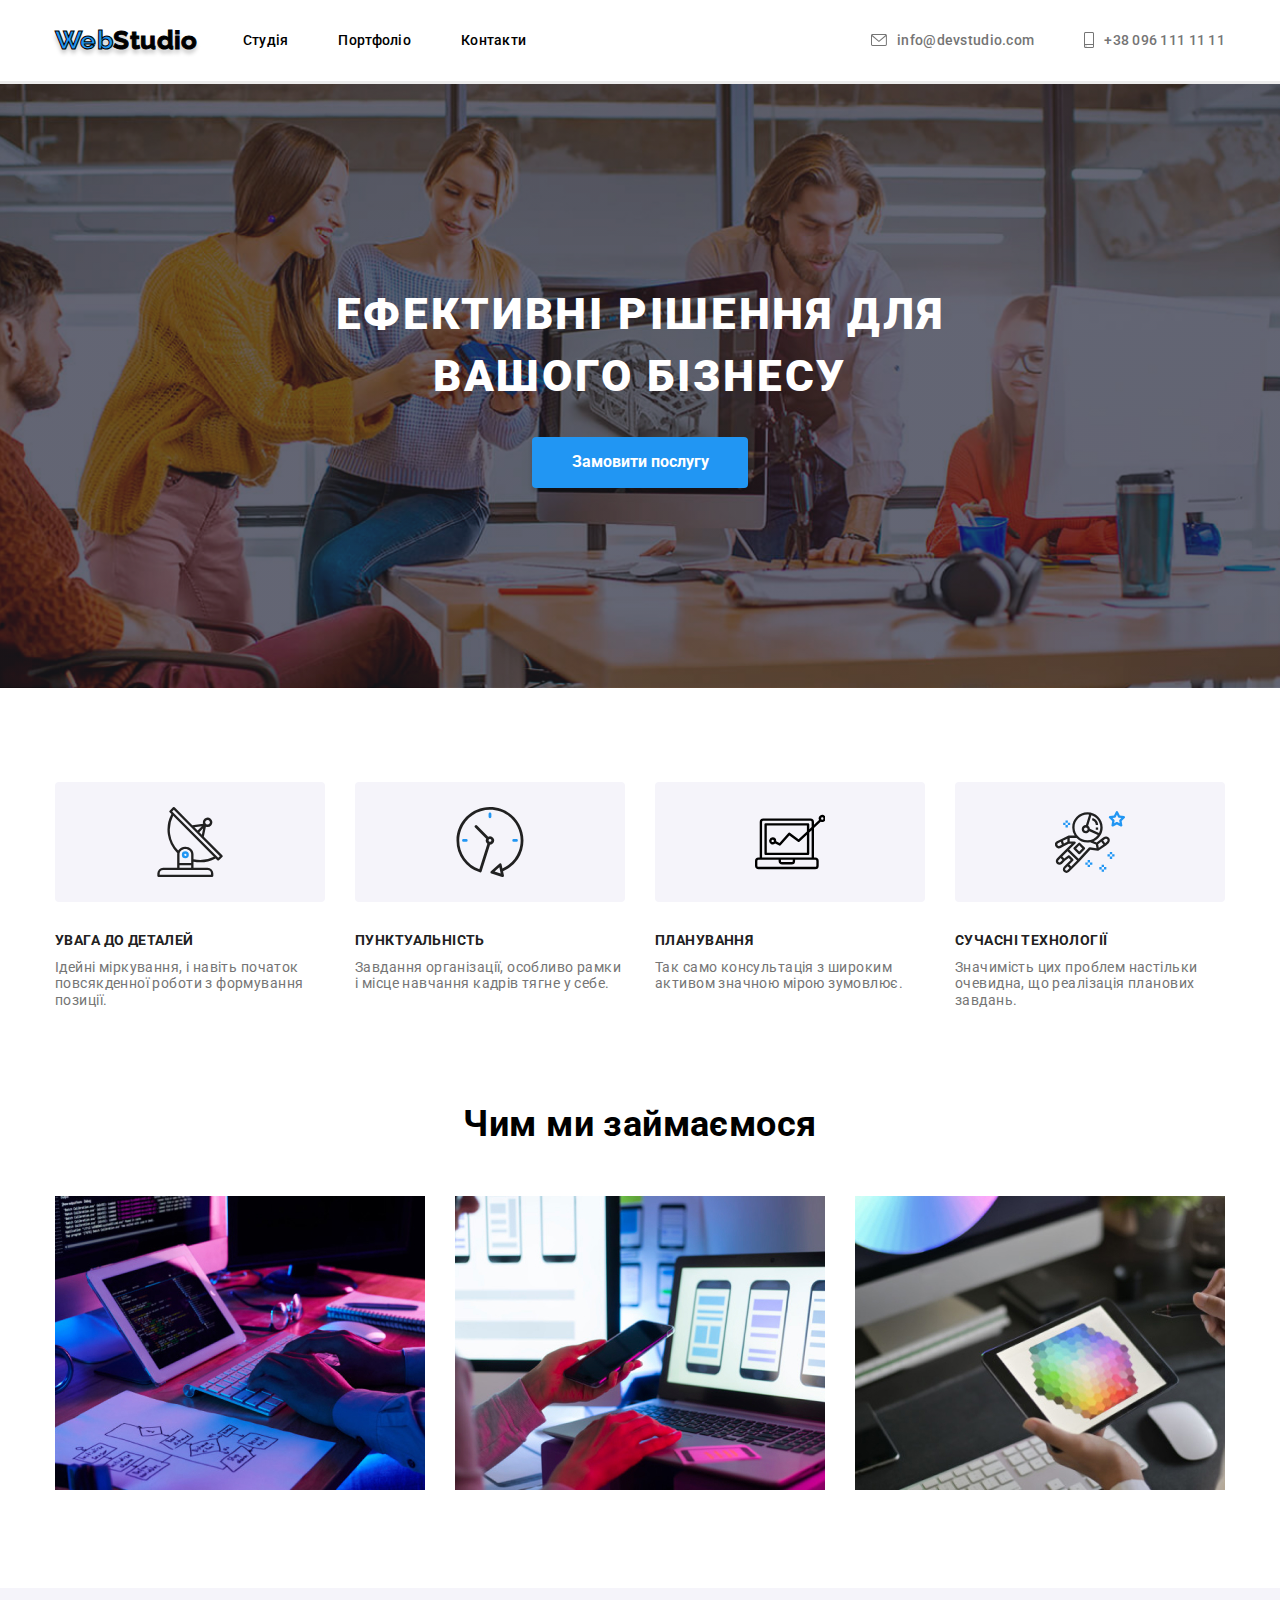
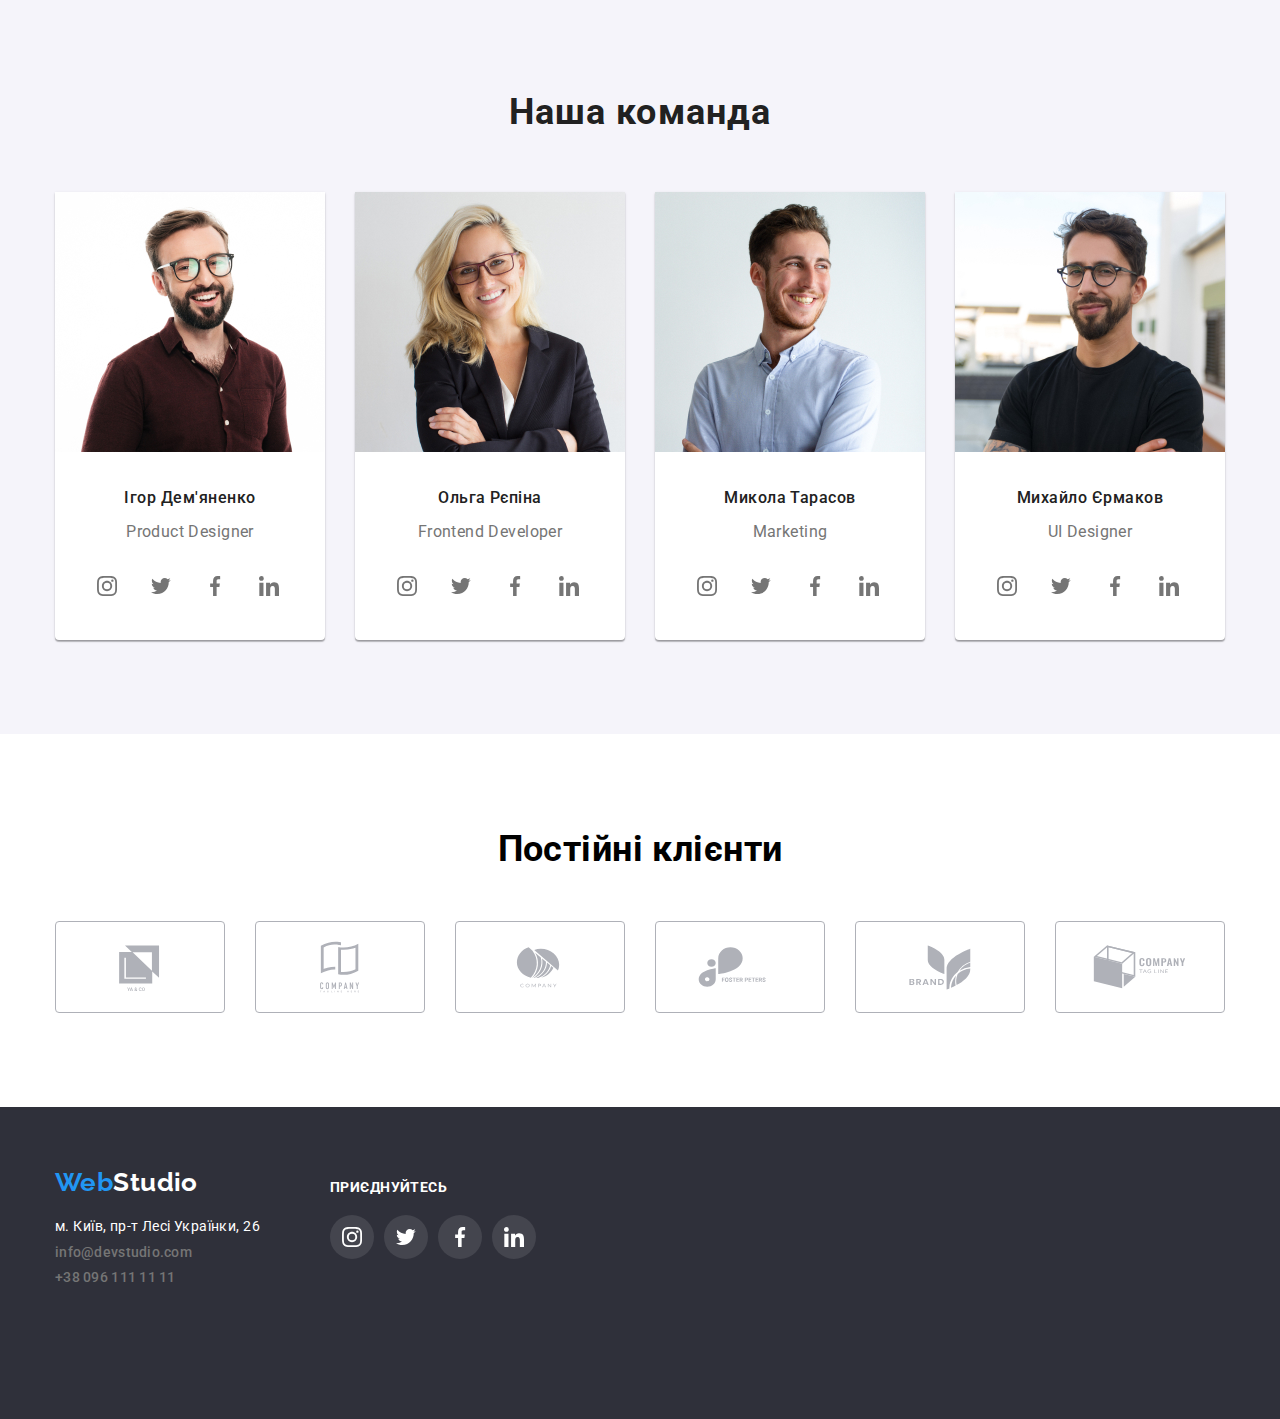
<file: index.html>
<!DOCTYPE html>
<html lang="uk">
  <head>
    <meta charset="UTF-8" />
    <meta http-equiv="X-UA-Compatible" content="IE=edge" />
    <meta name="viewport" content="width=device-width, initial-scale=1.0" />
    <title>WebStudio</title>
    <link rel="preconnect" href="https://fonts.googleapis.com" />
    <link rel="preconnect" href="https://fonts.gstatic.com" crossorigin />
    <link
      href="https://fonts.googleapis.com/css2?family=Raleway:wght@700&family=Roboto:ital,wght@0,100;0,300;0,400;0,500;0,700;0,900;1,100;1,300;1,400;1,500;1,700;1,900&display=swap"
      rel="stylesheet"
    />
    <link rel="stylesheet" href="https://cdnjs.cloudflare.com/ajax/libs/modern-normalize/1.1.0/modern-normalize.css" integrity="sha512-Y0MM+V6ymRKN2zStTqzQ227DWhhp4Mzdo6gnlRnuaNCbc+YN/ZH0sBCLTM4M0oSy9c9VKiCvd4Jk44aCLrNS5Q==" crossorigin="anonymous" referrerpolicy="no-referrer" />
    <link rel="stylesheet" href="./css/styles.css" />
  </head>
  <body>    
      <header class="header">
        <div class="container header-content">
        <a class="logo head link" href="./index.html"><span class="web">Web</span>Studio</a>
        <nav>
          <ul class="navbar ul">
            <li class="item">
              <a href="./index.html" class="nav link">Студія</a>
            </li>
            <li class="item"><a href="./portfolio.html" class="nav link">Портфоліо</a></li>
            <li class="item"><a href="#contacts" class="nav link">Контакти</a></li>
          </ul>
        </nav>
        <ul class="contacts ul">
          <li>
            <a href="mailto:info@devstudio.com" class="link-contact-head link">
                <svg class="icon-header mail">
                  <use href="./images/symbol-defs.svg#icon-mail" ></use>
                </svg>
              
              info@devstudio.com</a>
          </li>
          <li>
            <a href="tel:+380961111111" class="link-contact-head link">
              <svg class="icon-header tel">
                <use href="./images/symbol-defs.svg#icon-smartphone" ></use>
              </svg>
              +38 096 111 11 11</a>
          </li>
        </ul>
        </div>
      </header>
      <main>
        <section class="hero">
          <div class="overlay">
            <div class="container-hero">
            <h1 class="hero-h">Ефективні рішення для вашого бізнесу</h1>
            <button type="button" class="button-hero">Замовити послугу</button>
          </div>                  
          </section>
            <section class="benefits section">
              <div class="container">
              <h2 class="visually-hidden">Переваги</h2>
              <ul class="benefits-ul ul">
                <li class="benefits-il">
                  <div class="img-benefits">
                    <svg class="benefits-svg">
                    <use href="./images/symbol-defs.svg#icon-antenna"></use>
                  </svg>
                </div>                  
                        
                    <h3 class="benefits-h">УВАГА ДО ДЕТАЛЕЙ</h3>            
                    <p class="benefits-p">Ідейні міркування, і навіть початок повсякденної роботи з формування позиції.</p>
                  
                </li>
                <li class="benefits-il">
                  <div class="img-benefits">
                    <svg class="benefits-svg">
                      <use href="./images/symbol-defs.svg#icon-clock"></use>
                    </svg>
                  </div>
                  <h3 class="benefits-h">ПУНКТУАЛЬНІСТЬ</h3>            
                  <p class="benefits-p">Завдання організації, особливо рамки і місце навчання кадрів тягне у себе.</p>            
                </li>
                <li class="benefits-il">
                  <div class="img-benefits">
                    <svg class="benefits-svg">
                    <use href="./images/symbol-defs.svg#icon-vector"></use>
                  </svg>
                </div>
                  <h3 class="benefits-h">ПЛАНУВАННЯ</h3>            
                  <p class="benefits-p">Так само консультація з широким активом значною мірою зумовлює.</p>            
                </li>
                <li class="benefits-il">
                  <div class="img-benefits">
                    <svg class="benefits-svg">
                      <use href="./images/symbol-defs.svg#icon-astronaut"></use>
                    </svg>
                  </div>
                  <h3 class="benefits-h">СУЧАСНІ ТЕХНОЛОГІЇ</h3>            
                  <p class="benefits-p"> Значимість цих проблем настільки очевидна, що реалізація планових завдань.</p>            
                </li>
              </ul>
              </div>
          </div>
          </section>        
        <section class="products">
          <div class="container">
          <h2 class="products-h">Чим ми займаємося</h2>
          <ul class="products-ul ul">
            <li>
              <img src="./images/img1.jpg" alt="робота на компьютері" width="370" />
            </li>
            <li>
              <img src="./images/img2.jpg" alt="робота з різними гаджетами" width="370" />
            </li>
            <li>
              <img src="./images/img3.jpg" alt="вибір кольору" width="370" />
            </li>
          </ul>
          </div>
        </section>
      
        <section class="team section">
          <div class="container">
          <h2 class="team-h">Наша команда</h2>
          <ul class="team-ul ul">
            <li  class="team-li">
              <img src="./images/igor.jpg" alt="посміхнений хлопець в окулярах" width="270" />
              <div class="team-container">
              <h3 class="team-li-h">Ігор Дем'яненко</h3>
              <p lang="en" class="specialization">Product Designer</p>
              <ul class="msg ul">
                <li>
                  <a href="#" class="link-msg" target="_blank" rel="noopener noreferrer">
                  <svg class="msg-icon">
                  <use href="./images/symbol-defs.svg#icon-instagram"></use>
                </svg>
              </a>
              </li>
                <li>
                  <a href="#" class="link-msg" target="_blank" rel="noopener noreferrer">
                  <svg class="msg-icon">
                  <use href="./images/symbol-defs.svg#icon-twit"></use>
                </svg>
              </a>
              </li>
                <li>
                  <a href="#" class="link-msg" target="_blank" rel="noopener noreferrer">
                  <svg class="msg-icon">
                  <use href="./images/symbol-defs.svg#icon-facebook"></use>
                </svg>
              </a>
              </li>
                <li>
                  <a href="#" class="link-msg" target="_blank" rel="noopener noreferrer">
                  <svg class="msg-icon">
                  <use href="./images/symbol-defs.svg#icon-linkedin"></use>
                </svg>
              </a>
              </li>           
              </ul>
            </div>
            </li>
            <li class="team-li">
              <img src="./images/olga.jpg" alt="дівчина в окулярах" width="270" />
              <div class="team-container">
              <h3 class="team-li-h">Ольга Рєпіна</h3>
              <p lang="en" class="specialization">Frontend Developer</p>
              <ul class="msg ul">
                <li>
                  <a href="#" class="link-msg" target="_blank" rel="noopener noreferrer">
                  <svg class="msg-icon">
                  <use href="./images/symbol-defs.svg#icon-instagram"></use>
                </svg>
              </a>
              </li>
                <li>
                  <a href="#" class="link-msg" target="_blank" rel="noopener noreferrer">
                  <svg class="msg-icon">
                  <use href="./images/symbol-defs.svg#icon-twit"></use>
                </svg>
              </a>
              </li>
                <li>
                  <a href="#" class="link-msg" target="_blank" rel="noopener noreferrer">
                  <svg class="msg-icon">
                  <use href="./images/symbol-defs.svg#icon-facebook"></use>
                </svg>
              </a>
              </li>
                <li>
                  <a href="#" class="link-msg" target="_blank" rel="noopener noreferrer">
                  <svg class="msg-icon">
                  <use href="./images/symbol-defs.svg#icon-linkedin"></use>
                </svg>
              </a>
              </li>           
              </ul>
            </div>
            </li>
            <li class="team-li">
              <img src="./images/mykola.jpg" alt="хлопець в сорочці" width="270" />
              <div class="team-container">
              <h3 class="team-li-h">Микола Тарасов</h3>
              <p lang="en" class="specialization">Marketing</p>
              <ul class="msg ul">
                <li>
                  <a href="#" class="link-msg" target="_blank" rel="noopener noreferrer">
                  <svg class="msg-icon">
                  <use href="./images/symbol-defs.svg#icon-instagram"></use>
                </svg>
              </a>
              </li>
                <li>
                  <a href="#" class="link-msg" target="_blank" rel="noopener noreferrer">
                  <svg class="msg-icon">
                  <use href="./images/symbol-defs.svg#icon-twit"></use>
                </svg>
              </a>
              </li>
                <li>
                  <a href="#" class="link-msg" target="_blank" rel="noopener noreferrer">
                  <svg class="msg-icon">
                  <use href="./images/symbol-defs.svg#icon-facebook"></use>
                </svg>
              </a>
              </li>
                <li>
                  <a href="#" class="link-msg" target="_blank" rel="noopener noreferrer">
                  <svg class="msg-icon">
                  <use href="./images/symbol-defs.svg#icon-linkedin"></use>
                </svg>
              </a>
              </li>           
              </ul>
            </div>
            </li>
            <li class="team-li">
              <img src="./images/myhailo.jpg" alt="хлопець у футболці" width="270" />
              <div class="team-container">
              <h3 class="team-li-h">Михайло Єрмаков</h3>
              <p lang="en" class="specialization">UI Designer</p>
              <ul class="msg ul">
                <li>
                  <a href="#" class="link-msg" target="_blank" rel="noopener noreferrer">
                  <svg class="msg-icon">
                  <use href="./images/symbol-defs.svg#icon-instagram"></use>
                </svg>
              </a>
              </li>
                <li>
                  <a href="#" class="link-msg" target="_blank" rel="noopener noreferrer">
                  <svg class="msg-icon">
                  <use href="./images/symbol-defs.svg#icon-twit"></use>
                </svg>
              </a>
              </li>
                <li>
                  <a href="#" class="link-msg" target="_blank" rel="noopener noreferrer">
                  <svg class="msg-icon">
                  <use href="./images/symbol-defs.svg#icon-facebook"></use>
                </svg>
              </a>
              </li>
                <li>
                  <a href="#" class="link-msg" target="_blank" rel="noopener noreferrer">
                  <svg class="msg-icon">
                  <use href="./images/symbol-defs.svg#icon-linkedin"></use>
                </svg>
              </a>
              </li>           
              </ul>
            </div>
            </li>
          </ul>
        </div>
        </section>
        <section class="section">
          <div class="container">
          <h2 class="constantly-h">Постійні клієнти</h2>
          <ul class="ul constantly-list">
            <li>
              <a href="#" class="constantly-link" target="_blank" rel="noopener noreferrer">
              <svg class="constantly-svg" width="106" height="60">
                <use href="./images/symbol-defs.svg#icon-logo-one" ></use>
              </svg>
            </a>
            </li>
            <li>
              <a href="#" class="constantly-link" target="_blank" rel="noopener noreferrer">
                <svg class="constantly-svg" width="106" height="60">
                  <use href="./images/symbol-defs.svg#icon-logo-two" ></use>
                </svg>
              </a>
            </li>
            <li>
              <a href="#" class="constantly-link" target="_blank" rel="noopener noreferrer">
                <svg class="constantly-svg" width="106" height="60">
                  <use href="./images/symbol-defs.svg#icon-logo-three" ></use>
                </svg>
              </a>
            </li>
            <li>
              <a href="#" class="constantly-link" target="_blank" rel="noopener noreferrer">
                <svg class="constantly-svg" width="106" height="60">
                  <use href="./images/symbol-defs.svg#icon-logo-four" ></use>
                </svg>
              </a>
            </li>
            <li>
              <a href="#" class="constantly-link" target="_blank" rel="noopener noreferrer">
                <svg class="constantly-svg" width="106" height="60">
                  <use href="./images/symbol-defs.svg#icon-logo-five" ></use>
                </svg>
              </a>
            </li>
            <li>
              <a href="#" class="constantly-link" target="_blank" rel="noopener noreferrer">
                <svg class="constantly-svg" width="106" height="60">
                  <use href="./images/symbol-defs.svg#icon-logo-six" ></use>
                </svg>
              </a>
            </li>
          </ul>
        </div>
        </section>
      </main>
    <footer class="footer">
      <div class="container foot">
        <div>
        <a class="logo-foot link" href="./index.html">
          <span class="web">Web</span>Studio
        </a>
      <address id="contacts">
        <ul class="ul foot-contacts">
          <li>
            <a
              href="https://goo.gl/maps/CPtrU1FHBa2aNyZL9"
              target="_blank"
              rel="noopener noreferrer"
              class="white link"
              >м. Київ, пр-т Лесі Українки, 26</a>
          </li>
          <li>
            <a href="mailto:info@devstudio.com" class="link-contact link">info@devstudio.com</a>
          </li>
          <li>
            <a href="tel:+380961111111" class="link-contact link">+38 096 111 11 11</a>
          </li>
        </ul>
      </address>
    </div>
    <div class="foot-wrap">
      <h2>ПРИЄДНУЙТЕСЬ</h2>
      <ul class="msg ul">
        <li>
          <a href="#" class="link-msg-foot" target="_blank" rel="noopener noreferrer">
          <svg class="msg-icon">
          <use href="./images/symbol-defs.svg#icon-instagram"></use>
        </svg>
      </a>
      </li>
        <li>
          <a href="#" class="link-msg-foot" target="_blank" rel="noopener noreferrer">
          <svg class="msg-icon">
          <use href="./images/symbol-defs.svg#icon-twit"></use>
        </svg>
      </a>
      </li>
        <li>
          <a href="#" class="link-msg-foot" target="_blank" rel="noopener noreferrer">
          <svg class="msg-icon">
          <use href="./images/symbol-defs.svg#icon-facebook"></use>
        </svg>
      </a>
      </li>
        <li>
          <a href="#" class="link-msg-foot" target="_blank" rel="noopener noreferrer">
          <svg class="msg-icon">
          <use href="./images/symbol-defs.svg#icon-linkedin"></use>
        </svg>
      </a>
      </li>           
      </ul>
    </div>
    </div>
    </footer>
  </body>
</html>
</file>
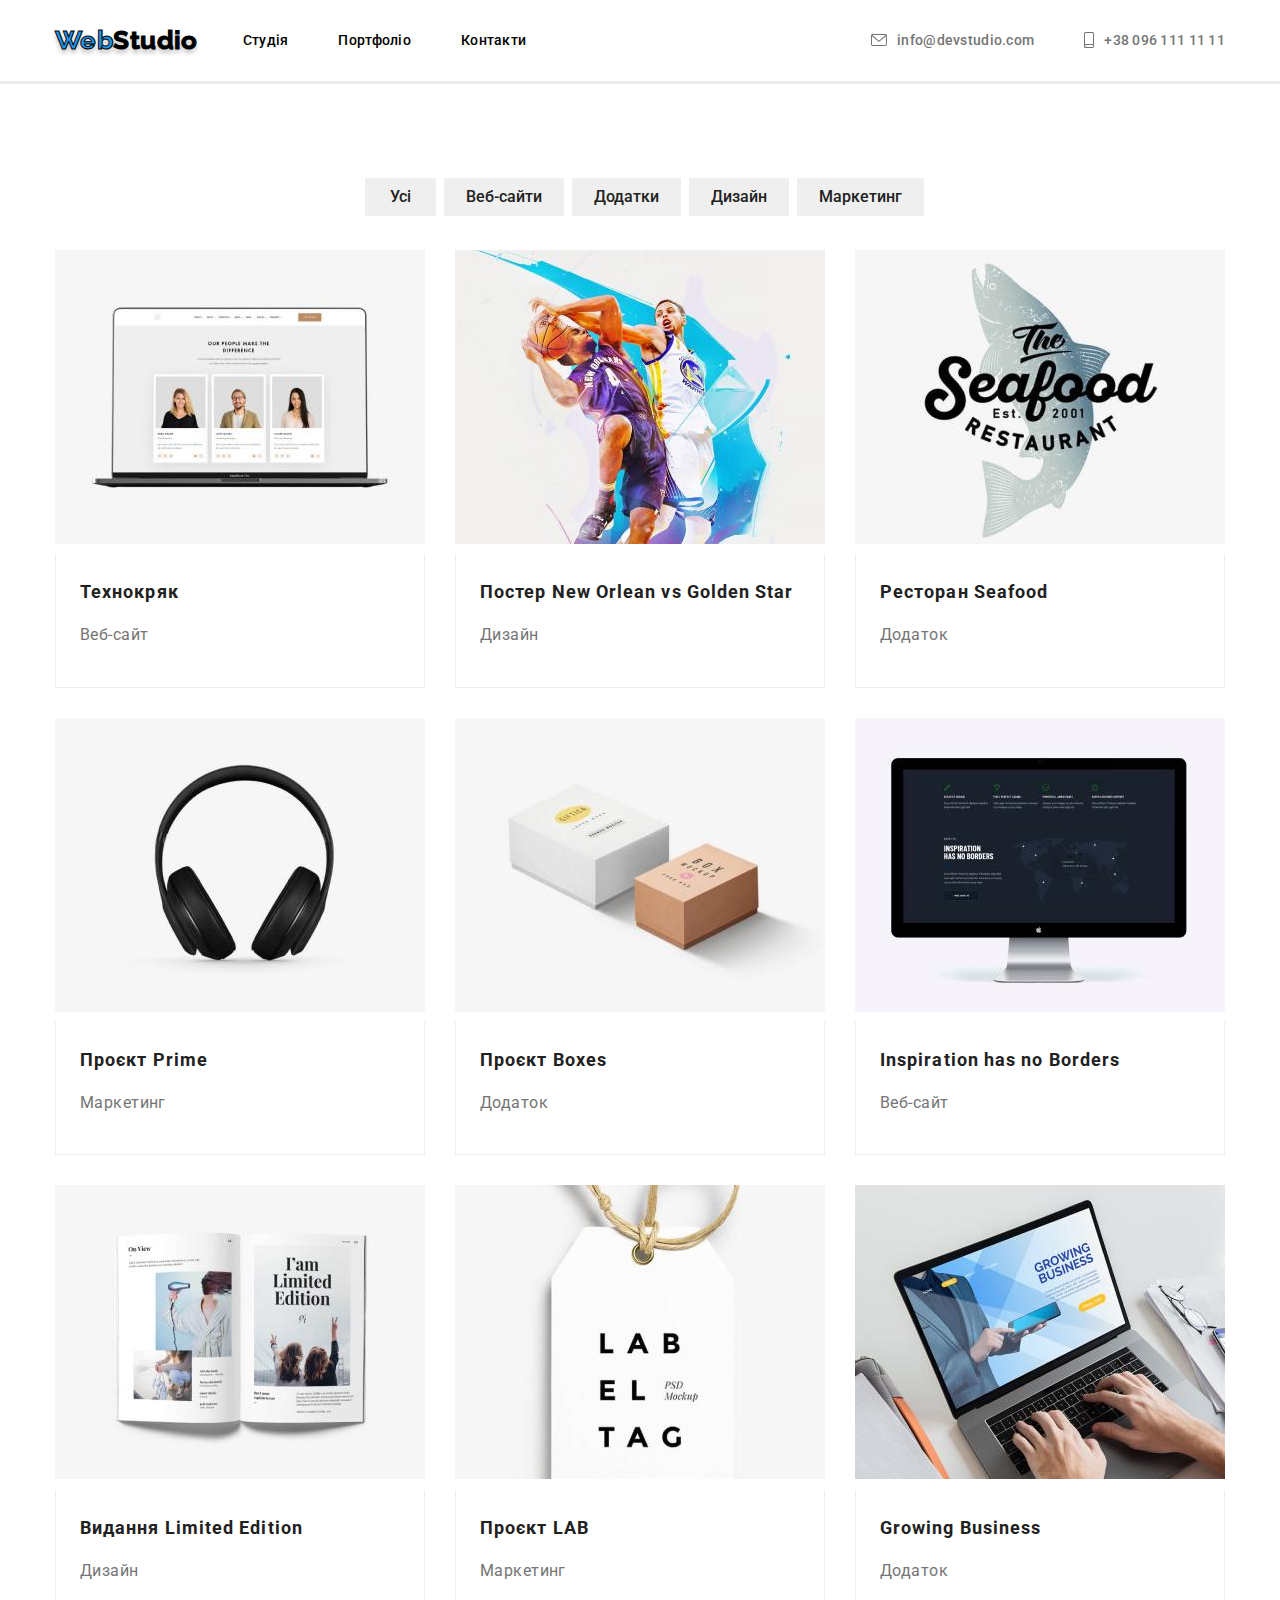
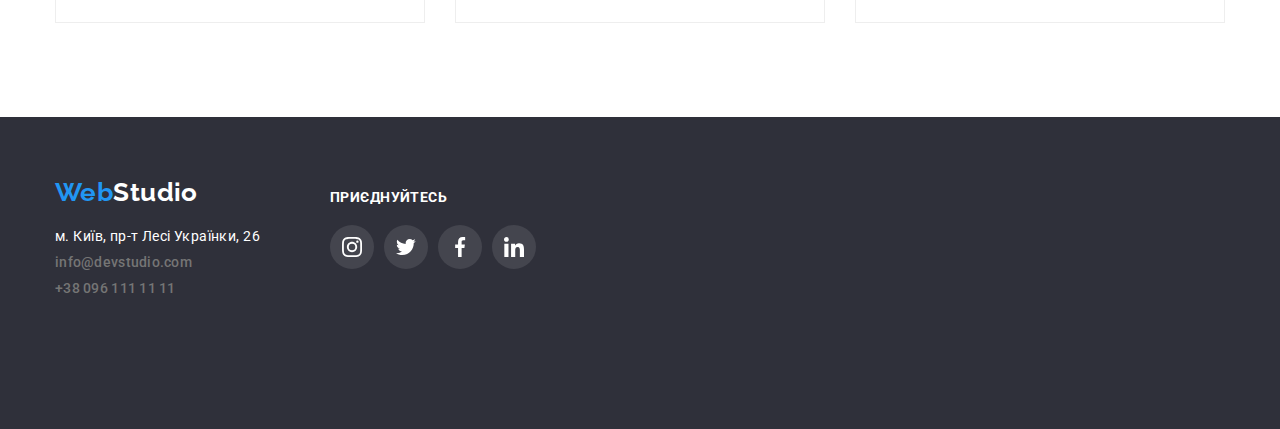
<file: portfolio.html>
<!DOCTYPE html>
<html lang="uk">
  <head>
    <meta charset="UTF-8" />
    <meta http-equiv="X-UA-Compatible" content="IE=edge" />
    <meta name="viewport" content="width=device-width, initial-scale=1.0" />
    <title>WebStudio</title>
    <link rel="preconnect" href="https://fonts.googleapis.com" />
    <link rel="preconnect" href="https://fonts.gstatic.com" crossorigin />
    <link
      href="https://fonts.googleapis.com/css2?family=Raleway:wght@700&family=Roboto:ital,wght@0,100;0,300;0,400;0,500;0,700;0,900;1,100;1,300;1,400;1,500;1,700;1,900&display=swap"
      rel="stylesheet"
    />
    <link
      rel="stylesheet"
      href="https://cdnjs.cloudflare.com/ajax/libs/modern-normalize/1.1.0/modern-normalize.min.css"
    />
    <link rel="stylesheet" href="./css/styles.css" />
  </head>
  <body>
    <header class="header">
      <div class="container header-content">
        <a class="logo head link" href="./index.html"
          ><span class="web">Web</span>Studio</a
        >
        <nav>
          <ul class="navbar ul">
            <li class="item">
              <a href="./index.html" class="nav link">Студія</a>
            </li>
            <li class="item">
              <a href="./portfolio.html" class="nav link">Портфоліо</a>
            </li>
            <li class="item">
              <a href="#contacts" class="nav link">Контакти</a>
            </li>
          </ul>
        </nav>
        <ul class="contacts ul">
          <li>
            <a href="mailto:info@devstudio.com" class="link-contact-head link">
              <svg class="icon-header mail">
                <use href="./images/symbol-defs.svg#icon-mail"></use>
              </svg>

              info@devstudio.com</a
            >
          </li>
          <li>
            <a href="tel:+380961111111" class="link-contact-head link">
              <svg class="icon-header tel">
                <use href="./images/symbol-defs.svg#icon-smartphone"></use>
              </svg>
              +38 096 111 11 11</a
            >
          </li>
        </ul>
      </div>
    </header>
    <main>
      <section class="section portfolio-section">
        <h1 lang="en" class="visually-hidden">Portfolio</h1>
        <div class="container">
          <ul class="menu ul">
            <li><button class="menu-button all-btn">Усі</button></li>
            <li><button class="menu-button">Веб-сайти</button></li>
            <li><button class="menu-button">Додатки</button></li>
            <li><button class="menu-button">Дизайн</button></li>
            <li><button class="menu-button">Маркетинг</button></li>
          </ul>
          <ul class="services ul">
            <li class="services-li">
              <a href="" class="link">
                <div class="case">
                  <img
                    src="./images/tehno.jpg"
                    alt="ноутбук з відкритим сайтом"
                    width="370"
                    height="294"
                  />
                  <div class="box">
                    <h2 class="portfolio">Технокряк</h2>
                    <p class="specialization padding">Веб-сайт</p>
                  </div>
                </div>
              </a>
            </li>
            <li class="services-li">
              <a href="" class="link">
                <div class="case">
                  <img
                    src="./images/poster.jpg"
                    alt="два баскетболыста"
                    width="370"
                    height="294"
                  />
                  <div class="box">
                    <h2 class="portfolio">
                      Постер <span lang="en">New Orlean vs Golden Star</span>
                    </h2>
                    <p class="specialization padding">Дизайн</p>
                  </div>
                </div>
              </a>
            </li>
            <li class="services-li">
              <a href="" class="link">
                <div class="case">
                  <img
                    src="./images/seafood.jpg"
                    alt="емблема ресторану з рибою"
                    width="370"
                    height="294"
                  />
                  <div class="box">
                    <h2 class="portfolio">Ресторан Seafood</h2>
                    <p class="specialization padding">Додаток</p>
                  </div>
                </div>
              </a>
            </li>
            <li class="services-li">
              <a href="" class="link">
                <div class="case">
                  <img
                    src="./images/prime.jpg"
                    alt="навушники"
                    width="370"
                    height="294"
                  />
                  <div class="box">
                    <h2 class="portfolio">
                      Проєкт <span lang="en">Prime</span>
                    </h2>
                    <p class="specialization padding">Маркетинг</p>
                  </div>
                </div>
              </a>
            </li>
            <li class="services-li">
              <a href="" class="link">
                <div class="case">
                  <img
                    src="./images/boxes.jpg"
                    alt="дві коробки"
                    width="370"
                    height="294"
                  />
                  <div class="box">
                    <h2 class="portfolio">
                      Проєкт <span lang="en">Boxes</span>
                    </h2>
                    <p class="specialization padding">Додаток</p>
                  </div>
                </div>
              </a>
            </li>
            <li class="services-li">
              <a href="" class="link">
                <div class="case">
                  <img
                    src="./images/inspiration.jpg"
                    alt="монітор з відкритим сайтом"
                    width="370"
                    height="294"
                  />
                  <div class="box">
                    <h2 class="portfolio">
                      <span lang="en">Inspiration has no Borders</span>
                    </h2>
                    <p class="specialization padding">Веб-сайт</p>
                  </div>
                </div>
              </a>
            </li>
            <li class="services-li">
              <a href="" class="link">
                <div class="case">
                  <img
                    src="./images/limited.jpg"
                    alt="відкрита книга"
                    width="370"
                    height="294"
                  />
                  <div class="box">
                    <h2 class="portfolio">
                      Видання <span lang="en"> Limited Edition</span>
                    </h2>
                    <p class="specialization padding">Дизайн</p>
                  </div>
                </div>
              </a>
            </li>
            <li class="services-li">
              <a href="" class="link">
                <div class="case">
                  <img
                    src="./images/lab.jpg"
                    alt="етикетка з написом"
                    width="370"
                    height="294"
                  />
                  <div class="box">
                    <h2 class="portfolio">
                      Проєкт <span lang="en"> LAB</span>
                    </h2>
                    <p class="specialization padding">Маркетинг</p>
                  </div>
                </div>
              </a>
            </li>
            <li class="services-li">
              <a href="" class="link">
                <div class="case">
                  <img
                    src="./images/growing.jpg"
                    alt="друкування на ноутбуці"
                    width="370"
                    height="294"
                  />
                  <div class="box">
                    <h2 class="portfolio">
                      <span lang="en">Growing Business</span>
                    </h2>
                    <p class="specialization padding">Додаток</p>
                  </div>
                </div>
              </a>
            </li>
          </ul>
        </div>
      </section>
    </main>
    <footer class="footer">
      <div class="container foot">
        <div>
          <a class="logo-foot link" href="./index.html">
            <span class="web">Web</span>Studio
          </a>
          <address id="contacts">
            <ul class="ul foot-contacts">
              <li>
                <a
                  href="https://goo.gl/maps/CPtrU1FHBa2aNyZL9"
                  target="_blank"
                  rel="noopener noreferrer"
                  class="white link"
                  >м. Київ, пр-т Лесі Українки, 26</a
                >
              </li>
              <li>
                <a href="mailto:info@devstudio.com" class="link-contact link"
                  >info@devstudio.com</a
                >
              </li>
              <li>
                <a href="tel:+380961111111" class="link-contact link"
                  >+38 096 111 11 11</a
                >
              </li>
            </ul>
          </address>
        </div>
        <div class="foot-wrap">
          <h2>ПРИЄДНУЙТЕСЬ</h2>
          <ul class="msg ul">
            <li>
              <a
                href="#"
                class="link-msg-foot"
                target="_blank"
                rel="noopener noreferrer"
              >
                <svg class="msg-icon">
                  <use href="./images/symbol-defs.svg#icon-instagram"></use>
                </svg>
              </a>
            </li>
            <li>
              <a
                href="#"
                class="link-msg-foot"
                target="_blank"
                rel="noopener noreferrer"
              >
                <svg class="msg-icon">
                  <use href="./images/symbol-defs.svg#icon-twit"></use>
                </svg>
              </a>
            </li>
            <li>
              <a
                href="#"
                class="link-msg-foot"
                target="_blank"
                rel="noopener noreferrer"
              >
                <svg class="msg-icon">
                  <use href="./images/symbol-defs.svg#icon-facebook"></use>
                </svg>
              </a>
            </li>
            <li>
              <a
                href="#"
                class="link-msg-foot"
                target="_blank"
                rel="noopener noreferrer"
              >
                <svg class="msg-icon">
                  <use href="./images/symbol-defs.svg#icon-linkedin"></use>
                </svg>
              </a>
            </li>
          </ul>
        </div>
      </div>
    </footer>
  </body>
</html>
</file>
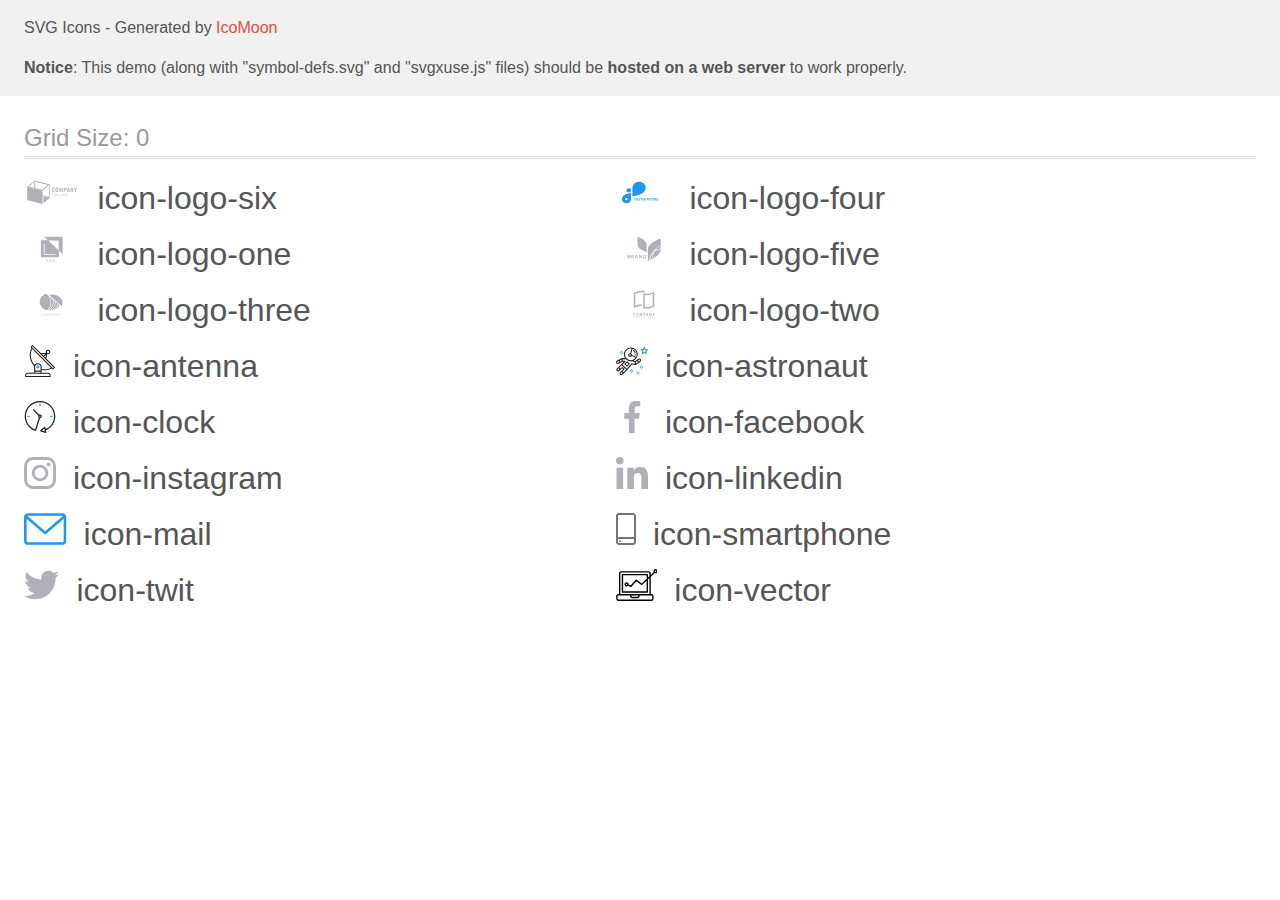
<file: images/SVG/icomoon (1)/demo-external-svg.html>
<!doctype html>
<html>
<head>
    <title>IcoMoon - SVG Icons</title>
    <meta charset="utf-8">
    <meta name="viewport" content="width=device-width, initial-scale=1">
    <link rel="stylesheet" href="demo-files/demo.css">
    <link rel="stylesheet" href="style.css">
</head>
<body>
<header class="bgc1 clearfix">
<div class="mhl">
    <p>SVG Icons - Generated by <a href="https://icomoon.io/app">IcoMoon</a></p><p><strong>Notice</strong>: This demo (along with "symbol-defs.svg" and "svgxuse.js" files) should be <b>hosted on a web server</b> to work properly.</p>
</div>
</header>
    <div class="clearfix mhl ptl">
        <h1 class="mvm mtn fgc1">Grid Size: 0</h1>
        <div class="glyph fs1">
            <div class="clearfix pbs">
                <svg class="icon icon-logo-six"><use xlink:href="symbol-defs.svg#icon-logo-six"></use></svg><span class="name"> icon-logo-six</span>
            </div>
        </div>
        <div class="glyph fs1">
            <div class="clearfix pbs">
                <svg class="icon icon-logo-four"><use xlink:href="symbol-defs.svg#icon-logo-four"></use></svg><span class="name"> icon-logo-four</span>
            </div>
        </div>
        <div class="glyph fs1">
            <div class="clearfix pbs">
                <svg class="icon icon-logo-one"><use xlink:href="symbol-defs.svg#icon-logo-one"></use></svg><span class="name"> icon-logo-one</span>
            </div>
        </div>
        <div class="glyph fs1">
            <div class="clearfix pbs">
                <svg class="icon icon-logo-five"><use xlink:href="symbol-defs.svg#icon-logo-five"></use></svg><span class="name"> icon-logo-five</span>
            </div>
        </div>
        <div class="glyph fs1">
            <div class="clearfix pbs">
                <svg class="icon icon-logo-three"><use xlink:href="symbol-defs.svg#icon-logo-three"></use></svg><span class="name"> icon-logo-three</span>
            </div>
        </div>
        <div class="glyph fs1">
            <div class="clearfix pbs">
                <svg class="icon icon-logo-two"><use xlink:href="symbol-defs.svg#icon-logo-two"></use></svg><span class="name"> icon-logo-two</span>
            </div>
        </div>
        <div class="glyph fs1">
            <div class="clearfix pbs">
                <svg class="icon icon-antenna"><use xlink:href="symbol-defs.svg#icon-antenna"></use></svg><span class="name"> icon-antenna</span>
            </div>
        </div>
        <div class="glyph fs1">
            <div class="clearfix pbs">
                <svg class="icon icon-astronaut"><use xlink:href="symbol-defs.svg#icon-astronaut"></use></svg><span class="name"> icon-astronaut</span>
            </div>
        </div>
        <div class="glyph fs1">
            <div class="clearfix pbs">
                <svg class="icon icon-clock"><use xlink:href="symbol-defs.svg#icon-clock"></use></svg><span class="name"> icon-clock</span>
            </div>
        </div>
        <div class="glyph fs1">
            <div class="clearfix pbs">
                <svg class="icon icon-facebook"><use xlink:href="symbol-defs.svg#icon-facebook"></use></svg><span class="name"> icon-facebook</span>
            </div>
        </div>
        <div class="glyph fs1">
            <div class="clearfix pbs">
                <svg class="icon icon-instagram"><use xlink:href="symbol-defs.svg#icon-instagram"></use></svg><span class="name"> icon-instagram</span>
            </div>
        </div>
        <div class="glyph fs1">
            <div class="clearfix pbs">
                <svg class="icon icon-linkedin"><use xlink:href="symbol-defs.svg#icon-linkedin"></use></svg><span class="name"> icon-linkedin</span>
            </div>
        </div>
        <div class="glyph fs1">
            <div class="clearfix pbs">
                <svg class="icon icon-mail"><use xlink:href="symbol-defs.svg#icon-mail"></use></svg><span class="name"> icon-mail</span>
            </div>
        </div>
        <div class="glyph fs1">
            <div class="clearfix pbs">
                <svg class="icon icon-smartphone"><use xlink:href="symbol-defs.svg#icon-smartphone"></use></svg><span class="name"> icon-smartphone</span>
            </div>
        </div>
        <div class="glyph fs1">
            <div class="clearfix pbs">
                <svg class="icon icon-twit"><use xlink:href="symbol-defs.svg#icon-twit"></use></svg><span class="name"> icon-twit</span>
            </div>
        </div>
        <div class="glyph fs1">
            <div class="clearfix pbs">
                <svg class="icon icon-vector"><use xlink:href="symbol-defs.svg#icon-vector"></use></svg><span class="name"> icon-vector</span>
            </div>
        </div>
  </div>
<script defer src="svgxuse.js"></script>
</body>
</html>
</file>
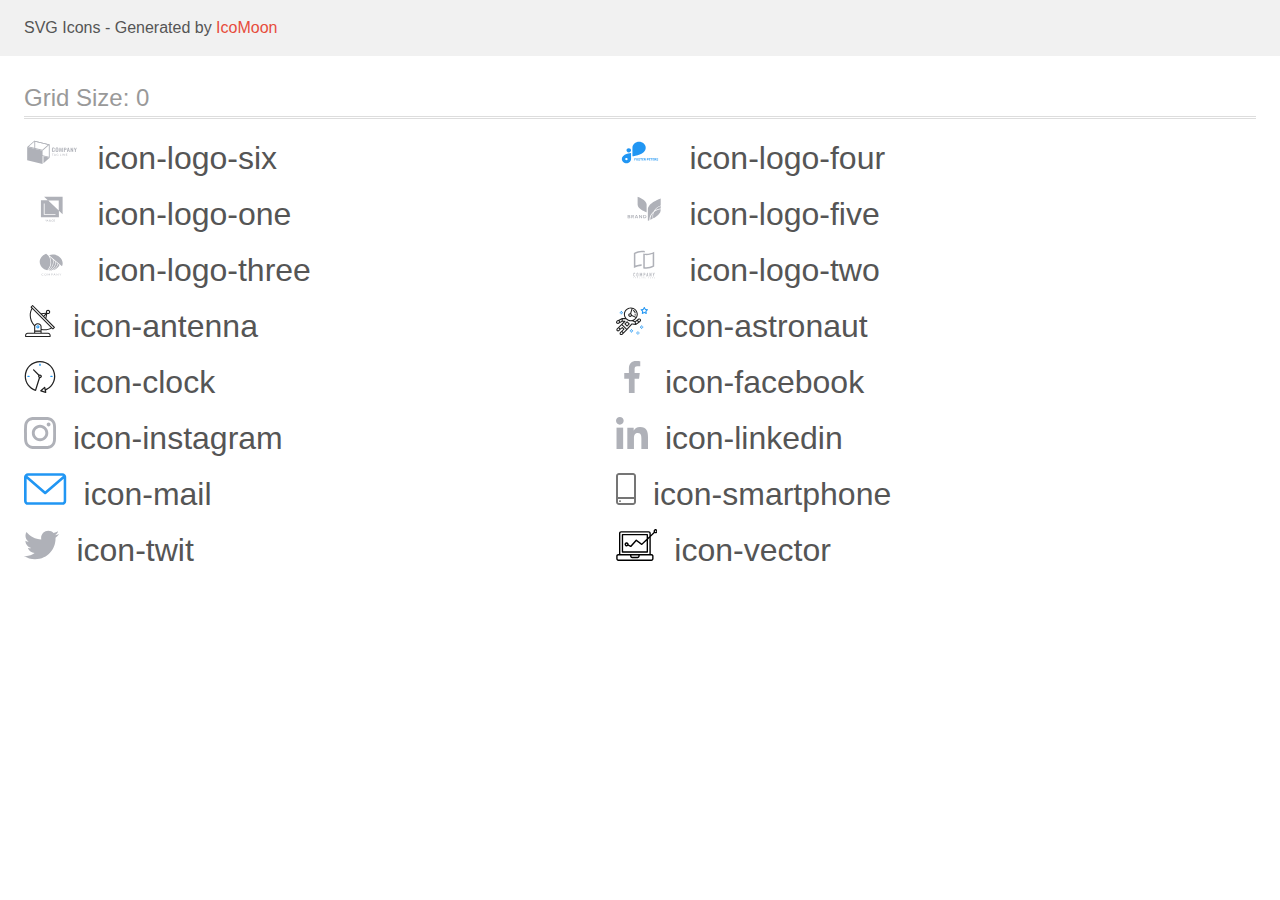
<file: images/SVG/icomoon (1)/demo.html>
<!doctype html>
<html>
<head>
    <title>IcoMoon - SVG Icons</title>
    <meta charset="utf-8">
    <meta name="viewport" content="width=device-width, initial-scale=1">
    <link rel="stylesheet" href="demo-files/demo.css">
    <link rel="stylesheet" href="style.css">
</head>
<body>
<svg aria-hidden="true" style="position: absolute; width: 0; height: 0; overflow: hidden;" version="1.1" xmlns="http://www.w3.org/2000/svg" xmlns:xlink="http://www.w3.org/1999/xlink">
<defs>
<symbol id="icon-logo-six" viewBox="0 0 57 32">
<path fill="#afb1b8" style="fill: var(--color1, #afb1b8)" d="M28.493 14.618c-0.236-0.315-0.349-0.686-0.323-1.061v-1.538c0-0.471 0.107-0.83 0.321-1.075s0.581-0.367 1.102-0.366c0.489 0 0.836 0.104 1.042 0.313 0.224 0.266 0.333 0.592 0.308 0.92v0.361h-0.875v-0.366c0.003-0.12-0.005-0.24-0.025-0.358-0.013-0.081-0.057-0.156-0.125-0.213-0.090-0.061-0.203-0.091-0.317-0.083-0.12-0.008-0.239 0.024-0.333 0.088-0.076 0.063-0.127 0.145-0.145 0.235-0.025 0.126-0.037 0.253-0.034 0.38v1.866c-0.014 0.18 0.025 0.36 0.112 0.524 0.044 0.055 0.104 0.099 0.175 0.127s0.149 0.038 0.226 0.029c0.112 0.008 0.223-0.022 0.31-0.084 0.071-0.061 0.117-0.141 0.13-0.227 0.020-0.124 0.030-0.249 0.027-0.374v-0.379h0.875v0.346c0.025 0.342-0.082 0.682-0.303 0.967-0.201 0.228-0.544 0.343-1.047 0.343s-0.884-0.122-1.1-0.375z"></path>
<path fill="#afb1b8" style="fill: var(--color1, #afb1b8)" d="M32.137 14.633c-0.221-0.239-0.332-0.588-0.332-1.050v-1.617c0-0.457 0.11-0.802 0.332-1.037s0.591-0.351 1.109-0.35c0.515 0 0.882 0.117 1.103 0.35 0.221 0.235 0.333 0.58 0.333 1.037v1.617c0 0.457-0.112 0.807-0.337 1.048s-0.591 0.361-1.1 0.361c-0.509 0-0.886-0.122-1.109-0.36zM33.654 14.245c0.079-0.15 0.115-0.314 0.105-0.479v-1.98c0.010-0.161-0.025-0.322-0.103-0.469-0.044-0.057-0.106-0.101-0.179-0.129s-0.152-0.037-0.231-0.027c-0.079-0.009-0.159 0-0.231 0.028s-0.135 0.072-0.18 0.129c-0.080 0.146-0.116 0.308-0.105 0.469v1.99c-0.011 0.165 0.025 0.329 0.105 0.479 0.051 0.050 0.114 0.091 0.185 0.119s0.147 0.042 0.225 0.042c0.078 0 0.154-0.014 0.225-0.042s0.134-0.068 0.185-0.119v-0.009z"></path>
<path fill="#afb1b8" style="fill: var(--color1, #afb1b8)" d="M35.735 10.626h0.942l0.708 2.984 0.725-2.984h0.917l0.092 4.308h-0.678l-0.072-2.994-0.699 2.994h-0.544l-0.725-3.005-0.067 3.005h-0.685l0.085-4.308z"></path>
<path fill="#afb1b8" style="fill: var(--color1, #afb1b8)" d="M40.176 10.626h1.468c0.846 0 1.268 0.408 1.268 1.223 0 0.781-0.445 1.171-1.335 1.17h-0.5v1.915h-0.906l0.005-4.308zM41.43 12.467c0.090 0.010 0.18 0.003 0.266-0.021s0.165-0.063 0.232-0.115c0.104-0.146 0.15-0.316 0.13-0.486 0.005-0.131-0.010-0.263-0.044-0.391-0.013-0.043-0.036-0.083-0.067-0.118s-0.070-0.065-0.114-0.087c-0.126-0.052-0.265-0.076-0.404-0.069h-0.352v1.287h0.352z"></path>
<path fill="#afb1b8" style="fill: var(--color1, #afb1b8)" d="M44.218 10.626h0.973l0.998 4.308h-0.844l-0.197-0.993h-0.868l-0.203 0.993h-0.857l0.998-4.308zM45.050 13.441l-0.339-1.808-0.339 1.808h0.678z"></path>
<path fill="#afb1b8" style="fill: var(--color1, #afb1b8)" d="M46.996 10.626h0.634l1.214 2.457v-2.457h0.752v4.308h-0.603l-1.221-2.565v2.565h-0.777l0.002-4.308z"></path>
<path fill="#afb1b8" style="fill: var(--color1, #afb1b8)" d="M51.357 13.291l-1.009-2.659h0.85l0.616 1.708 0.578-1.708h0.832l-0.997 2.659v1.642h-0.87v-1.642z"></path>
<path fill="#afb1b8" style="fill: var(--color1, #afb1b8)" d="M29.892 16.817v0.225h-0.739v1.75h-0.31v-1.75h-0.743v-0.225h1.792z"></path>
<path fill="#afb1b8" style="fill: var(--color1, #afb1b8)" d="M32.209 18.793h-0.239c-0.024 0.001-0.048-0.005-0.067-0.019-0.018-0.011-0.032-0.027-0.040-0.045l-0.214-0.469h-1.026l-0.214 0.469c-0.006 0.020-0.017 0.038-0.033 0.053-0.019 0.013-0.043 0.020-0.067 0.019h-0.239l0.906-1.976h0.315l0.917 1.968zM30.709 18.059h0.855l-0.362-0.804c-0.027-0.061-0.049-0.123-0.067-0.186-0.013 0.038-0.024 0.073-0.034 0.105l-0.033 0.083-0.359 0.802z"></path>
<path fill="#afb1b8" style="fill: var(--color1, #afb1b8)" d="M33.771 18.599c0.057 0.003 0.114 0.003 0.17 0 0.049-0.004 0.097-0.012 0.145-0.023 0.044-0.009 0.088-0.021 0.13-0.036 0.040-0.014 0.080-0.031 0.121-0.048v-0.444h-0.362c-0.009 0-0.018-0.001-0.026-0.003s-0.016-0.007-0.023-0.012c-0.006-0.004-0.011-0.010-0.014-0.016s-0.005-0.013-0.004-0.020v-0.152h0.703v0.757c-0.057 0.035-0.118 0.067-0.181 0.094-0.065 0.028-0.132 0.050-0.201 0.067-0.074 0.019-0.15 0.032-0.227 0.041-0.088 0.008-0.176 0.013-0.264 0.012-0.156 0.001-0.311-0.024-0.457-0.073-0.136-0.047-0.259-0.117-0.362-0.206-0.101-0.090-0.18-0.196-0.234-0.313-0.057-0.131-0.085-0.27-0.083-0.41-0.002-0.141 0.026-0.281 0.082-0.413 0.052-0.117 0.132-0.224 0.234-0.313 0.103-0.089 0.227-0.159 0.362-0.205 0.155-0.050 0.32-0.075 0.486-0.074 0.084-0 0.169 0.006 0.252 0.017 0.074 0.010 0.146 0.027 0.216 0.050 0.063 0.021 0.124 0.047 0.181 0.078 0.056 0.031 0.108 0.065 0.158 0.103l-0.087 0.122c-0.007 0.011-0.017 0.021-0.029 0.027s-0.027 0.010-0.041 0.010c-0.020-0.001-0.040-0.006-0.056-0.016-0.027-0.013-0.056-0.028-0.089-0.047-0.038-0.021-0.079-0.039-0.121-0.053-0.054-0.019-0.11-0.033-0.167-0.044-0.076-0.012-0.153-0.018-0.23-0.017-0.12-0.001-0.238 0.017-0.35 0.055-0.101 0.035-0.192 0.088-0.266 0.156-0.075 0.071-0.132 0.155-0.169 0.246-0.081 0.214-0.081 0.445 0 0.659 0.040 0.093 0.101 0.178 0.181 0.249 0.074 0.068 0.164 0.121 0.265 0.156 0.115 0.034 0.237 0.047 0.359 0.039z"></path>
<path fill="#afb1b8" style="fill: var(--color1, #afb1b8)" d="M36.659 18.567h0.989v0.225h-1.292v-1.976h0.31l-0.007 1.75z"></path>
<path fill="#afb1b8" style="fill: var(--color1, #afb1b8)" d="M38.678 18.792h-0.31v-1.976h0.31v1.976z"></path>
<path fill="#afb1b8" style="fill: var(--color1, #afb1b8)" d="M39.83 16.826c0.018 0.009 0.034 0.021 0.047 0.036l1.324 1.489c-0.002-0.023-0.002-0.047 0-0.070 0-0.022 0-0.044 0-0.064v-1.408h0.27v1.984h-0.156c-0.023 0.002-0.046-0.002-0.067-0.011-0.019-0.010-0.035-0.023-0.049-0.038l-1.323-1.488c0 0.023 0 0.045 0 0.067s0 0.042 0 0.061v1.408h-0.259v-1.976h0.161c0.017 0 0.035 0.003 0.051 0.009z"></path>
<path fill="#afb1b8" style="fill: var(--color1, #afb1b8)" d="M43.753 16.817v0.217h-1.098v0.652h0.89v0.21h-0.89v0.674h1.098v0.217h-1.417v-1.971h1.417z"></path>
<path fill="#afb1b8" style="fill: var(--color1, #afb1b8)" d="M11.286 4.616l13.757 3.372v11.818l-13.757-3.371v-11.819zM10.404 3.609v13.401l15.52 3.806v-13.399l-15.52-3.807z"></path>
<path fill="#afb1b8" style="fill: var(--color1, #afb1b8)" d="M18.722 27.036l-15.522-3.809v-13.399l15.522 3.807v13.401z"></path>
<path fill="#afb1b8" style="fill: var(--color1, #afb1b8)" d="M10.661 4.465l13.578 3.33-5.774 4.987-13.58-3.332 5.776-4.985zM10.404 3.609l-7.204 6.219 15.522 3.807 7.202-6.219-15.52-3.807z"></path>
<path fill="#afb1b8" style="fill: var(--color1, #afb1b8)" d="M19.595 26.282l6.329-5.465-6.329-1.553v7.018z"></path>
</symbol>
<symbol id="icon-logo-four" viewBox="0 0 57 32">
<path fill="#2196f3" style="fill: var(--color2, #2196f3)" d="M12.878 11.255h-0.002c-1.279 0-2.316 0.921-2.316 2.058v0.001c0 1.137 1.037 2.058 2.316 2.058h0.002c1.279 0 2.316-0.921 2.316-2.058v-0.001c0-1.137-1.037-2.058-2.316-2.058z"></path>
<path fill="#2196f3" style="fill: var(--color2, #2196f3)" d="M29.971 10.597c-0.004-1.579-0.711-3.092-1.967-4.208s-2.958-1.745-4.735-1.749v0c-1.777 0.003-3.48 0.631-4.737 1.748s-1.964 2.63-1.968 4.209v8.706c0 0 13.405-1.327 13.406-8.704v-0.001z"></path>
<path fill="#2196f3" style="fill: var(--color2, #2196f3)" d="M5.867 22.16c0.003 1.098 0.496 2.151 1.369 2.928s2.058 1.215 3.294 1.218c1.236-0.003 2.42-0.441 3.294-1.218s1.366-1.829 1.37-2.927v-6.057c0 0-9.327 0.924-9.327 6.056zM10.53 23.245c-0.242 0-0.478-0.064-0.678-0.183s-0.357-0.289-0.45-0.487c-0.092-0.198-0.117-0.417-0.069-0.627s0.163-0.404 0.334-0.556c0.171-0.152 0.388-0.255 0.625-0.297s0.482-0.020 0.706 0.062c0.223 0.082 0.414 0.221 0.548 0.4s0.206 0.388 0.206 0.603c0.001 0.143-0.031 0.284-0.092 0.417s-0.151 0.252-0.264 0.353c-0.114 0.101-0.248 0.182-0.397 0.236s-0.308 0.083-0.468 0.083v-0.004z"></path>
<path fill="#2196f3" style="fill: var(--color2, #2196f3)" d="M19.956 22.647h-0.9v0.93h-0.469v-2.275h1.481v0.38h-1.012v0.588h0.9v0.378zM22.209 22.491c0 0.224-0.040 0.42-0.119 0.589s-0.193 0.299-0.341 0.391c-0.147 0.092-0.316 0.137-0.506 0.137-0.189 0-0.357-0.045-0.505-0.136s-0.262-0.22-0.344-0.387c-0.081-0.169-0.122-0.363-0.123-0.581v-0.112c0-0.224 0.040-0.421 0.12-0.591 0.081-0.171 0.195-0.302 0.342-0.392 0.148-0.092 0.317-0.137 0.506-0.137s0.358 0.046 0.505 0.137c0.148 0.091 0.262 0.221 0.342 0.392 0.081 0.17 0.122 0.366 0.122 0.589v0.102zM21.734 22.388c0-0.238-0.043-0.42-0.128-0.544s-0.207-0.186-0.366-0.186c-0.157 0-0.279 0.061-0.364 0.184-0.085 0.122-0.129 0.301-0.13 0.538v0.111c0 0.232 0.043 0.412 0.128 0.541s0.208 0.192 0.369 0.192c0.157 0 0.278-0.061 0.363-0.184 0.084-0.124 0.127-0.304 0.128-0.541v-0.111zM23.73 22.98c0-0.089-0.031-0.156-0.094-0.203-0.063-0.048-0.175-0.098-0.337-0.15-0.163-0.053-0.291-0.105-0.386-0.156-0.258-0.14-0.387-0.328-0.387-0.564 0-0.123 0.034-0.232 0.103-0.328 0.070-0.097 0.169-0.172 0.298-0.227 0.13-0.054 0.276-0.081 0.438-0.081 0.163 0 0.307 0.030 0.434 0.089 0.127 0.058 0.226 0.141 0.295 0.248s0.106 0.229 0.106 0.366h-0.469c0-0.104-0.033-0.185-0.098-0.242s-0.158-0.087-0.277-0.087c-0.115 0-0.204 0.024-0.267 0.073-0.064 0.048-0.095 0.111-0.095 0.191 0 0.074 0.037 0.136 0.111 0.186 0.075 0.050 0.185 0.097 0.33 0.141 0.267 0.080 0.461 0.18 0.583 0.298s0.183 0.267 0.183 0.444c0 0.197-0.075 0.352-0.223 0.464-0.149 0.111-0.349 0.167-0.602 0.167-0.175 0-0.334-0.032-0.478-0.095-0.144-0.065-0.254-0.153-0.33-0.264s-0.113-0.241-0.113-0.388h0.47c0 0.251 0.15 0.377 0.45 0.377 0.111 0 0.198-0.022 0.261-0.067 0.063-0.046 0.094-0.109 0.094-0.191zM26.231 21.682h-0.697v1.895h-0.469v-1.895h-0.687v-0.38h1.853v0.38zM27.869 22.591h-0.9v0.609h1.056v0.377h-1.525v-2.275h1.522v0.38h-1.053v0.542h0.9v0.367zM29.142 22.744h-0.373v0.833h-0.469v-2.275h0.845c0.269 0 0.476 0.060 0.622 0.18s0.219 0.289 0.219 0.508c0 0.155-0.034 0.285-0.102 0.389-0.067 0.103-0.168 0.185-0.305 0.247l0.492 0.93v0.022h-0.503l-0.427-0.833zM28.769 22.365h0.378c0.118 0 0.209-0.030 0.273-0.089 0.065-0.060 0.097-0.143 0.097-0.248 0-0.107-0.031-0.192-0.092-0.253-0.060-0.061-0.154-0.092-0.28-0.092h-0.377v0.683zM31.609 22.775v0.802h-0.469v-2.275h0.887c0.171 0 0.321 0.031 0.45 0.094s0.23 0.152 0.3 0.267c0.070 0.115 0.105 0.245 0.105 0.392 0 0.223-0.077 0.399-0.23 0.528-0.152 0.128-0.363 0.192-0.633 0.192h-0.411zM31.609 22.396h0.419c0.124 0 0.218-0.029 0.283-0.088 0.066-0.058 0.098-0.142 0.098-0.25 0-0.111-0.033-0.202-0.098-0.27s-0.156-0.104-0.272-0.106h-0.43v0.714zM34.575 22.591h-0.9v0.609h1.056v0.377h-1.525v-2.275h1.522v0.38h-1.053v0.542h0.9v0.367zM36.75 21.682h-0.697v1.895h-0.469v-1.895h-0.688v-0.38h1.853v0.38zM38.387 22.591h-0.9v0.609h1.056v0.377h-1.525v-2.275h1.522v0.38h-1.053v0.542h0.9v0.367zM39.661 22.744h-0.373v0.833h-0.469v-2.275h0.845c0.269 0 0.476 0.060 0.622 0.18s0.219 0.289 0.219 0.508c0 0.155-0.034 0.285-0.102 0.389-0.067 0.103-0.168 0.185-0.305 0.247l0.492 0.93v0.022h-0.503l-0.427-0.833zM39.287 22.365h0.378c0.118 0 0.209-0.030 0.273-0.089 0.065-0.060 0.097-0.143 0.097-0.248 0-0.107-0.031-0.192-0.092-0.253-0.060-0.061-0.154-0.092-0.28-0.092h-0.377v0.683zM42.042 22.98c0-0.089-0.031-0.156-0.094-0.203-0.063-0.048-0.175-0.098-0.337-0.15-0.163-0.053-0.291-0.105-0.386-0.156-0.258-0.14-0.388-0.328-0.388-0.564 0-0.123 0.034-0.232 0.103-0.328 0.070-0.097 0.169-0.172 0.298-0.227 0.13-0.054 0.276-0.081 0.438-0.081 0.163 0 0.307 0.030 0.434 0.089 0.127 0.058 0.226 0.141 0.295 0.248 0.071 0.107 0.106 0.229 0.106 0.366h-0.469c0-0.104-0.033-0.185-0.098-0.242s-0.158-0.087-0.277-0.087c-0.115 0-0.204 0.024-0.267 0.073-0.064 0.048-0.095 0.111-0.095 0.191 0 0.074 0.037 0.136 0.111 0.186 0.075 0.050 0.185 0.097 0.33 0.141 0.267 0.080 0.461 0.18 0.583 0.298s0.183 0.267 0.183 0.444c0 0.197-0.074 0.352-0.223 0.464-0.149 0.111-0.349 0.167-0.602 0.167-0.175 0-0.334-0.032-0.478-0.095-0.144-0.065-0.254-0.153-0.33-0.264-0.075-0.111-0.112-0.241-0.112-0.388h0.47c0 0.251 0.15 0.377 0.45 0.377 0.111 0 0.198-0.022 0.261-0.067 0.063-0.046 0.094-0.109 0.094-0.191z"></path>
</symbol>
<symbol id="icon-logo-one" viewBox="0 0 57 32">
<path fill="#afb1b8" style="fill: var(--color1, #afb1b8)" d="M20.267 3.733l3.738 3.538-6.938-0.004v17.166h18.133v-6.564l3.733 3.534v-17.671h-18.667zM35.036 17.455l-10.597-10.032h10.597v10.032zM31.746 21.923h-11.81v-11.545h0.835v10.764h10.975v0.782zM22.725 26.72l-0.436 0.898-0.436-0.898h-0.366l0.637 1.198v0.698h0.331v-0.698l0.635-1.198h-0.365zM23.273 28.615l0.154-0.441h0.734l0.155 0.441h0.344l-0.717-1.896h-0.296l-0.716 1.896h0.342zM23.794 27.122l0.275 0.786h-0.549l0.275-0.786zM25.531 27.863c-0.048 0.073-0.072 0.153-0.072 0.241 0 0.16 0.056 0.29 0.168 0.389s0.263 0.148 0.451 0.148 0.349-0.051 0.484-0.152l0.107 0.126h0.367l-0.279-0.329c0.109-0.149 0.164-0.341 0.164-0.574h-0.275c0 0.128-0.026 0.243-0.079 0.348l-0.366-0.432 0.129-0.094c0.091-0.066 0.157-0.132 0.197-0.198s0.060-0.14 0.060-0.219c0-0.12-0.044-0.22-0.133-0.301s-0.201-0.122-0.339-0.122c-0.153 0-0.274 0.043-0.365 0.13s-0.135 0.203-0.135 0.352c0 0.061 0.014 0.124 0.043 0.189s0.081 0.144 0.155 0.237c-0.141 0.101-0.235 0.188-0.283 0.262zM26.386 28.282c-0.093 0.071-0.193 0.107-0.299 0.107-0.095 0-0.17-0.027-0.227-0.082s-0.085-0.126-0.085-0.214c0-0.102 0.052-0.192 0.156-0.271l0.040-0.029 0.414 0.488zM26.046 27.442c-0.089-0.11-0.134-0.202-0.134-0.275 0-0.063 0.018-0.116 0.055-0.158s0.085-0.063 0.147-0.063c0.057 0 0.105 0.018 0.142 0.053s0.056 0.077 0.056 0.126c0 0.075-0.027 0.136-0.081 0.184l-0.040 0.033-0.145 0.099zM29.132 28.472c0.13-0.114 0.205-0.272 0.224-0.474h-0.328c-0.017 0.135-0.059 0.232-0.124 0.29s-0.162 0.087-0.292 0.087c-0.142 0-0.249-0.054-0.323-0.161s-0.109-0.264-0.109-0.469v-0.168c0.002-0.202 0.041-0.355 0.117-0.46s0.188-0.158 0.331-0.158c0.123 0 0.217 0.030 0.28 0.091s0.104 0.158 0.12 0.294h0.328c-0.021-0.207-0.095-0.368-0.223-0.482s-0.296-0.171-0.505-0.171c-0.155 0-0.293 0.037-0.411 0.111s-0.209 0.179-0.272 0.315c-0.063 0.136-0.095 0.294-0.095 0.473v0.177c0.003 0.174 0.035 0.328 0.098 0.46s0.151 0.234 0.266 0.306c0.115 0.071 0.249 0.107 0.4 0.107 0.216 0 0.389-0.056 0.52-0.169zM31.068 28.206c0.064-0.141 0.096-0.304 0.096-0.49v-0.105c-0.001-0.185-0.034-0.347-0.099-0.486s-0.158-0.247-0.277-0.32c-0.119-0.075-0.256-0.112-0.41-0.112s-0.292 0.038-0.411 0.113c-0.119 0.075-0.211 0.183-0.277 0.324s-0.098 0.305-0.098 0.49v0.107c0.001 0.181 0.034 0.342 0.099 0.48s0.159 0.246 0.279 0.322c0.121 0.075 0.258 0.112 0.411 0.112 0.155 0 0.293-0.037 0.411-0.112s0.212-0.183 0.276-0.323zM30.716 27.135c0.080 0.112 0.12 0.273 0.12 0.483v0.099c0 0.214-0.040 0.376-0.119 0.487s-0.19 0.167-0.336 0.167c-0.144 0-0.257-0.057-0.339-0.171s-0.121-0.275-0.121-0.483v-0.109c0.002-0.204 0.043-0.362 0.122-0.473s0.192-0.168 0.335-0.168c0.146 0 0.258 0.056 0.337 0.168z"></path>
</symbol>
<symbol id="icon-logo-five" viewBox="0 0 57 32">
<path fill="#afb1b8" style="fill: var(--color1, #afb1b8)" d="M14.27 23.859c0.13 0.147 0.199 0.332 0.196 0.521 0.007 0.123-0.017 0.247-0.070 0.361s-0.132 0.216-0.233 0.297c-0.252 0.175-0.565 0.26-0.881 0.24h-1.549v-3.302h1.517c0.299-0.018 0.596 0.059 0.84 0.219 0.098 0.075 0.176 0.17 0.227 0.277s0.074 0.224 0.068 0.341c0.009 0.182-0.054 0.361-0.176 0.505-0.118 0.131-0.28 0.222-0.462 0.258 0.205 0.034 0.391 0.134 0.523 0.282zM12.454 23.36h0.648c0.147 0.010 0.294-0.029 0.412-0.11 0.049-0.040 0.087-0.090 0.111-0.146s0.034-0.116 0.028-0.176c0.005-0.060-0.005-0.12-0.029-0.175s-0.061-0.106-0.108-0.147c-0.122-0.083-0.273-0.123-0.425-0.111h-0.638v0.866zM13.578 24.627c0.052-0.041 0.093-0.093 0.12-0.151s0.038-0.121 0.034-0.184c0.004-0.064-0.008-0.127-0.035-0.186s-0.069-0.111-0.121-0.153c-0.127-0.086-0.283-0.128-0.44-0.119h-0.68v0.908h0.689c0.155 0.008 0.309-0.032 0.435-0.114z"></path>
<path fill="#afb1b8" style="fill: var(--color1, #afb1b8)" d="M17.371 25.278l-0.844-1.291h-0.317v1.291h-0.726v-3.302h1.374c0.346-0.022 0.689 0.078 0.957 0.281 0.192 0.179 0.308 0.415 0.327 0.666s-0.061 0.499-0.224 0.7c-0.17 0.178-0.401 0.296-0.655 0.336l0.898 1.32h-0.789zM16.21 23.538h0.594c0.412 0 0.618-0.167 0.618-0.5 0.004-0.068-0.007-0.136-0.033-0.2s-0.066-0.122-0.118-0.171c-0.13-0.099-0.298-0.147-0.467-0.134h-0.601l0.007 1.005z"></path>
<path fill="#afb1b8" style="fill: var(--color1, #afb1b8)" d="M21.339 24.614h-1.446l-0.255 0.665h-0.761l1.328-3.265h0.823l1.323 3.265h-0.761l-0.25-0.665zM21.145 24.114l-0.529-1.394-0.529 1.394h1.057z"></path>
<path fill="#afb1b8" style="fill: var(--color1, #afb1b8)" d="M26.305 25.278h-0.721l-1.616-2.245v2.245h-0.719v-3.302h0.719l1.616 2.258v-2.258h0.721v3.302z"></path>
<path fill="#afb1b8" style="fill: var(--color1, #afb1b8)" d="M30.417 24.488c-0.149 0.249-0.376 0.452-0.652 0.582-0.314 0.145-0.662 0.217-1.013 0.208h-1.283v-3.302h1.283c0.351-0.008 0.698 0.061 1.013 0.203 0.276 0.127 0.503 0.328 0.652 0.576 0.148 0.269 0.226 0.565 0.226 0.866s-0.077 0.598-0.226 0.866zM29.593 24.409c0.206-0.219 0.319-0.499 0.319-0.788s-0.113-0.569-0.319-0.788c-0.249-0.199-0.573-0.3-0.902-0.281h-0.5v2.137h0.5c0.329 0.019 0.654-0.082 0.902-0.281z"></path>
<path fill="#afb1b8" style="fill: var(--color1, #afb1b8)" d="M21.79 3.609c0 0 9.301 3.215 9.103 7.867v7.869c0 0-9.294-3.217-9.1-7.869l-0.004-7.867z"></path>
<path fill="#afb1b8" style="fill: var(--color1, #afb1b8)" d="M39.179 17.503c1.757-1.107 3.788-1.792 5.909-1.994v-2.463c-2.444 0.862-4.517 2.426-5.909 4.457z"></path>
<path fill="#afb1b8" style="fill: var(--color1, #afb1b8)" d="M38.124 18.245c1.438-2.651 3.93-4.696 6.964-5.715v-7.098c0 0-13.245 4.58-12.965 11.205v11.203c0 0 0.59-0.205 1.519-0.589 0-0.358 0-0.719 0.042-1.082 0.274-3.076 1.871-5.926 4.44-7.924z"></path>
<path fill="#afb1b8" style="fill: var(--color1, #afb1b8)" d="M36.864 22.407c0.070-0.777 0.225-1.546 0.463-2.294-1.599 1.725-2.568 3.866-2.77 6.122-0.019 0.213-0.030 0.426-0.035 0.645 0.752-0.331 1.628-0.744 2.548-1.229-0.235-1.067-0.304-2.159-0.206-3.244z"></path>
<path fill="#afb1b8" style="fill: var(--color1, #afb1b8)" d="M37.391 22.447c-0.088 0.982-0.033 1.969 0.164 2.938 3.619-1.983 7.685-5.046 7.528-8.748v-0.323c-2.585 0.265-5.004 1.3-6.885 2.946-0.44 1.020-0.712 2.094-0.807 3.188z"></path>
</symbol>
<symbol id="icon-logo-three" viewBox="0 0 57 32">
<path fill="#afb1b8" style="fill: var(--color1, #afb1b8)" d="M19.417 26.187c0.008 0 0.017 0.002 0.025 0.005s0.015 0.007 0.020 0.013l0.116 0.111c-0.090 0.090-0.202 0.162-0.327 0.211-0.147 0.053-0.305 0.079-0.464 0.076-0.149 0.003-0.298-0.021-0.436-0.071-0.125-0.045-0.237-0.113-0.329-0.2-0.094-0.089-0.166-0.194-0.212-0.308-0.051-0.127-0.076-0.261-0.074-0.396-0.002-0.135 0.025-0.27 0.080-0.397 0.051-0.115 0.127-0.22 0.225-0.308 0.099-0.087 0.218-0.155 0.349-0.201 0.143-0.048 0.296-0.072 0.449-0.071 0.143-0.003 0.285 0.019 0.417 0.064 0.115 0.043 0.221 0.104 0.313 0.178l-0.097 0.119c-0.007 0.008-0.015 0.016-0.025 0.021-0.012 0.007-0.025 0.010-0.039 0.009-0.015-0.001-0.030-0.005-0.042-0.013l-0.052-0.032-0.073-0.040c-0.031-0.015-0.064-0.028-0.097-0.039-0.043-0.013-0.087-0.024-0.132-0.032-0.057-0.009-0.115-0.013-0.173-0.013-0.111-0.001-0.22 0.017-0.323 0.053-0.096 0.034-0.182 0.084-0.253 0.149-0.073 0.069-0.128 0.15-0.164 0.238-0.041 0.101-0.061 0.207-0.060 0.313-0.002 0.108 0.018 0.216 0.060 0.318 0.035 0.087 0.090 0.167 0.161 0.236 0.067 0.064 0.149 0.114 0.241 0.147 0.095 0.034 0.197 0.051 0.3 0.050 0.059 0.001 0.119-0.003 0.177-0.010 0.096-0.010 0.188-0.039 0.269-0.085 0.041-0.023 0.079-0.049 0.115-0.078 0.015-0.012 0.035-0.020 0.055-0.020z"></path>
<path fill="#afb1b8" style="fill: var(--color1, #afb1b8)" d="M22.776 25.629c0.002 0.134-0.025 0.267-0.078 0.393-0.047 0.114-0.122 0.218-0.219 0.305s-0.214 0.155-0.344 0.2c-0.285 0.094-0.599 0.094-0.884 0-0.129-0.046-0.245-0.114-0.342-0.201-0.097-0.089-0.172-0.194-0.221-0.308-0.105-0.255-0.105-0.533 0-0.787 0.050-0.115 0.125-0.22 0.221-0.31 0.097-0.084 0.214-0.15 0.342-0.193 0.284-0.096 0.6-0.096 0.884 0 0.129 0.046 0.246 0.114 0.343 0.201 0.096 0.088 0.17 0.191 0.22 0.304 0.054 0.127 0.080 0.261 0.078 0.395zM22.47 25.629c0.002-0.107-0.016-0.214-0.055-0.316-0.033-0.087-0.086-0.168-0.156-0.236-0.068-0.065-0.152-0.116-0.246-0.149-0.207-0.069-0.436-0.069-0.643 0-0.094 0.033-0.178 0.084-0.246 0.149-0.071 0.068-0.125 0.149-0.157 0.236-0.074 0.206-0.074 0.426 0 0.632 0.033 0.087 0.086 0.168 0.157 0.236 0.068 0.065 0.152 0.115 0.246 0.148 0.207 0.067 0.435 0.067 0.643 0 0.093-0.033 0.177-0.083 0.246-0.148 0.070-0.069 0.123-0.149 0.156-0.236 0.039-0.102 0.058-0.209 0.055-0.316z"></path>
<path fill="#afb1b8" style="fill: var(--color1, #afb1b8)" d="M25.067 25.96l0.030 0.071c0.012-0.025 0.022-0.048 0.033-0.071 0.011-0.024 0.024-0.047 0.038-0.070l0.743-1.174c0.015-0.020 0.028-0.033 0.042-0.037 0.020-0.005 0.040-0.007 0.061-0.006h0.22v1.909h-0.26v-1.404c0-0.018 0-0.038 0-0.059-0.001-0.022-0.001-0.044 0-0.066l-0.747 1.19c-0.009 0.018-0.025 0.033-0.044 0.043s-0.041 0.016-0.064 0.016h-0.042c-0.023 0-0.045-0.005-0.064-0.016s-0.034-0.026-0.044-0.044l-0.769-1.198c0 0.023 0 0.046 0 0.068s0 0.043 0 0.061v1.404h-0.252v-1.905h0.22c0.021-0.001 0.041 0.001 0.061 0.006 0.018 0.008 0.032 0.021 0.041 0.037l0.759 1.175c0.015 0.022 0.028 0.045 0.038 0.068z"></path>
<path fill="#afb1b8" style="fill: var(--color1, #afb1b8)" d="M27.864 25.865v0.715h-0.291v-1.906h0.649c0.122-0.002 0.244 0.012 0.362 0.042 0.094 0.023 0.181 0.064 0.256 0.119 0.065 0.052 0.114 0.116 0.145 0.187 0.034 0.078 0.051 0.161 0.049 0.244 0.001 0.084-0.017 0.167-0.054 0.244-0.035 0.073-0.089 0.138-0.157 0.191-0.075 0.057-0.162 0.1-0.257 0.126-0.113 0.031-0.232 0.046-0.35 0.044l-0.352-0.005zM27.864 25.66h0.352c0.076 0.001 0.153-0.009 0.225-0.029 0.060-0.018 0.115-0.046 0.163-0.082 0.044-0.035 0.078-0.078 0.099-0.126 0.024-0.051 0.036-0.105 0.035-0.16 0.003-0.053-0.007-0.106-0.029-0.155s-0.057-0.094-0.102-0.13c-0.111-0.075-0.251-0.112-0.391-0.102h-0.352v0.786z"></path>
<path fill="#afb1b8" style="fill: var(--color1, #afb1b8)" d="M31.772 26.583h-0.23c-0.023 0.001-0.046-0.006-0.064-0.018-0.017-0.012-0.029-0.027-0.038-0.044l-0.198-0.461h-0.993l-0.205 0.461c-0.008 0.017-0.020 0.032-0.036 0.043-0.018 0.013-0.042 0.020-0.065 0.019h-0.23l0.872-1.909h0.302l0.884 1.909zM30.333 25.874h0.82l-0.346-0.777c-0.026-0.058-0.048-0.118-0.065-0.179l-0.034 0.1c-0.010 0.030-0.022 0.058-0.032 0.081l-0.343 0.776z"></path>
<path fill="#afb1b8" style="fill: var(--color1, #afb1b8)" d="M33.029 24.682c0.017 0.008 0.032 0.020 0.044 0.034l1.272 1.439c0-0.023 0-0.046 0-0.067s0-0.043 0-0.063v-1.352h0.26v1.909h-0.145c-0.021 0.001-0.041-0.003-0.060-0.011-0.018-0.009-0.034-0.021-0.047-0.035l-1.271-1.438c0.001 0.022 0.001 0.044 0 0.066 0 0.021 0 0.040 0 0.058v1.361h-0.26v-1.909h0.154c0.018-0 0.036 0.003 0.052 0.009z"></path>
<path fill="#afb1b8" style="fill: var(--color1, #afb1b8)" d="M36.748 25.823v0.758h-0.291v-0.758l-0.804-1.15h0.26c0.022-0.001 0.045 0.005 0.063 0.016 0.016 0.012 0.029 0.027 0.039 0.043l0.503 0.742c0.020 0.032 0.038 0.061 0.052 0.088s0.026 0.054 0.036 0.081l0.038-0.082c0.014-0.030 0.031-0.059 0.049-0.087l0.496-0.747c0.010-0.015 0.023-0.028 0.038-0.040 0.017-0.013 0.040-0.020 0.063-0.019h0.263l-0.806 1.155z"></path>
<path fill="#afb1b8" style="fill: var(--color1, #afb1b8)" d="M24.923 21.47c0.127 0.014 0.255 0.025 0.384 0.035 1.962-0.763 3.622-2.011 4.772-3.588s1.74-3.415 1.695-5.282l-2.162-1.879c0.44 1.988 0.234 4.043-0.594 5.935s-2.245 3.547-4.094 4.779z"></path>
<path fill="#afb1b8" style="fill: var(--color1, #afb1b8)" d="M24.151 21.383l0.058 0.010c1.975-1.228 3.482-2.942 4.323-4.921s0.981-4.133 0.4-6.181l-3.080-2.676c1.246 2.2 1.747 4.661 1.446 7.098s-1.393 4.75-3.147 6.67z"></path>
<path fill="#afb1b8" style="fill: var(--color1, #afb1b8)" d="M34.596 14.841c-0.523 2.052-1.794 3.902-3.624 5.276-0.534 0.404-1.111 0.763-1.722 1.074 1.49-0.38 2.859-1.053 4.003-1.966s2.030-2.042 2.592-3.3l-1.249-1.084z"></path>
<path fill="#afb1b8" style="fill: var(--color1, #afb1b8)" d="M34.106 14.539l-1.778-1.545c-0.034 1.762-0.61 3.483-1.669 4.986s-2.562 2.731-4.352 3.559h0.009c0.399-0 0.798-0.021 1.194-0.062 1.673-0.593 3.151-1.537 4.303-2.748s1.94-2.65 2.295-4.189z"></path>
<path fill="#afb1b8" style="fill: var(--color1, #afb1b8)" d="M24.409 6.486l-2.122-1.846c-1.897 0.637-3.528 1.756-4.68 3.212s-1.772 3.179-1.778 4.946v0c0.007 1.952 0.763 3.846 2.149 5.383s3.322 2.628 5.501 3.101c1.946-2.060 3.085-4.605 3.252-7.266s-0.647-5.299-2.323-7.53z"></path>
<path fill="#afb1b8" style="fill: var(--color1, #afb1b8)" d="M39.008 14.255c-0.008-2.316-1.070-4.535-2.955-6.173s-4.439-2.561-7.105-2.567c-1.232-0.001-2.453 0.196-3.602 0.582l12.99 11.286c0.445-0.998 0.673-2.058 0.672-3.128z"></path>
</symbol>
<symbol id="icon-logo-two" viewBox="0 0 57 32">
<path fill="#afb1b8" style="fill: var(--color1, #afb1b8)" d="M26.727 3.165h-0.073c-0.112-0.007-0.224-0.010-0.336-0.012v0h-0.243c-0.212 0-0.428 0.005-0.642 0.016-0.016-0.001-0.032-0.001-0.049 0-1.944 0.11-3.848 0.596-5.609 1.431l-0.231 0.111v11.809l0.54-0.183c0.474-0.163 0.978-0.309 1.5-0.445 1.411-0.362 2.861-0.555 4.317-0.574v1.551c-0.193 0.001-0.38 0.007-0.568 0.016h-0.045c-1.121 0.061-2.233 0.232-3.322 0.51-1.378 0.345-2.708 0.863-3.957 1.542v-15.145c1.298-0.757 2.695-1.325 4.151-1.688 1.278-0.33 2.593-0.5 3.913-0.504h0.228c0.273 0.007 0.538 0.019 0.788 0.038 0.658 0.046 1.31 0.15 1.95 0.311v1.527c-0.621-0.145-1.253-0.24-1.889-0.285-0.013-0.001-0.026-0.002-0.039-0.003-0.132-0.011-0.263-0.022-0.386-0.022zM29.415 4.726c0.339 0.026 0.689 0.038 1.044 0.038 1.388-0.005 2.769-0.182 4.114-0.528 1.378-0.346 2.706-0.865 3.956-1.543v14.875c-1.298 0.756-2.696 1.325-4.153 1.688-1.279 0.329-2.593 0.498-3.913 0.503-1 0.008-1.997-0.11-2.968-0.35v-14.971c0.229 0.053 0.465 0.102 0.706 0.142 0.394 0.066 0.81 0.115 1.214 0.145zM36.985 4.841l-0.54 0.182c-0.497 0.167-0.997 0.316-1.5 0.449-1.465 0.377-2.971 0.57-4.483 0.575-0.352 0-0.676-0.010-0.989-0.030l-0.43-0.028v12.148l0.37 0.033c0.343 0.030 0.696 0.045 1.052 0.045 1.191-0.005 2.377-0.159 3.531-0.457 0.95-0.238 1.874-0.57 2.759-0.991l0.231-0.111v-11.813z"></path>
<path fill="#afb1b8" style="fill: var(--color1, #afb1b8)" d="M19.060 24.113c-0.078-0.080-0.171-0.144-0.274-0.186s-0.214-0.061-0.326-0.057c-0.119-0.002-0.237 0.021-0.347 0.065-0.101 0.040-0.193 0.101-0.27 0.178s-0.135 0.17-0.174 0.271c-0.042 0.107-0.063 0.22-0.062 0.335v2.023c-0.005 0.143 0.022 0.284 0.080 0.415 0.048 0.104 0.117 0.196 0.202 0.271 0.081 0.068 0.176 0.117 0.278 0.144 0.098 0.028 0.2 0.042 0.302 0.042 0.113 0.001 0.224-0.023 0.326-0.070 0.101-0.044 0.193-0.108 0.27-0.187 0.075-0.079 0.135-0.171 0.177-0.271 0.043-0.102 0.065-0.212 0.065-0.323v-0.226h-0.529v0.18c0.002 0.062-0.009 0.123-0.031 0.18-0.017 0.043-0.043 0.082-0.077 0.114-0.033 0.026-0.070 0.046-0.111 0.058-0.036 0.012-0.073 0.018-0.111 0.019-0.047 0.006-0.095-0.002-0.139-0.021s-0.081-0.049-0.11-0.088c-0.050-0.081-0.074-0.176-0.070-0.271v-1.887c-0.003-0.105 0.019-0.208 0.065-0.302 0.027-0.043 0.066-0.077 0.112-0.098s0.097-0.030 0.147-0.024c0.046-0.002 0.091 0.008 0.132 0.028s0.077 0.049 0.104 0.086c0.059 0.078 0.090 0.173 0.088 0.271v0.175h0.524v-0.206c0.001-0.121-0.021-0.241-0.065-0.354-0.039-0.106-0.099-0.203-0.177-0.285z"></path>
<path fill="#afb1b8" style="fill: var(--color1, #afb1b8)" d="M22.202 24.090c-0.169-0.142-0.381-0.221-0.602-0.222-0.108 0-0.215 0.020-0.316 0.057-0.103 0.037-0.198 0.093-0.279 0.165-0.088 0.079-0.158 0.175-0.205 0.283-0.053 0.124-0.079 0.257-0.077 0.392v1.941c-0.004 0.137 0.023 0.272 0.077 0.397 0.048 0.104 0.118 0.197 0.205 0.271 0.081 0.075 0.176 0.133 0.279 0.171 0.101 0.037 0.208 0.056 0.316 0.057s0.215-0.020 0.316-0.057c0.105-0.038 0.202-0.096 0.286-0.171 0.084-0.076 0.152-0.168 0.2-0.271 0.054-0.125 0.081-0.261 0.077-0.397v-1.941c0.003-0.135-0.024-0.268-0.077-0.392-0.047-0.107-0.115-0.203-0.2-0.283zM21.955 26.706c0.004 0.052-0.003 0.104-0.021 0.152s-0.047 0.092-0.084 0.128c-0.070 0.059-0.158 0.091-0.249 0.091s-0.179-0.032-0.249-0.091c-0.037-0.036-0.066-0.080-0.084-0.128s-0.025-0.101-0.021-0.152v-1.941c-0.004-0.052 0.003-0.104 0.021-0.152s0.047-0.092 0.084-0.128c0.070-0.059 0.158-0.091 0.249-0.091s0.179 0.032 0.249 0.091c0.037 0.036 0.066 0.080 0.084 0.128s0.025 0.101 0.021 0.152v1.941z"></path>
<path fill="#afb1b8" style="fill: var(--color1, #afb1b8)" d="M26.329 27.573v-3.674h-0.509l-0.668 1.945h-0.009l-0.673-1.945h-0.503v3.674h0.525v-2.235h0.009l0.514 1.58h0.262l0.518-1.58h0.009v2.235h0.525z"></path>
<path fill="#afb1b8" style="fill: var(--color1, #afb1b8)" d="M29.311 24.157c-0.081-0.091-0.183-0.16-0.297-0.201-0.123-0.040-0.251-0.059-0.38-0.057h-0.78v3.674h0.523v-1.435h0.27c0.163 0.007 0.326-0.027 0.472-0.1 0.119-0.066 0.218-0.163 0.287-0.281 0.061-0.098 0.101-0.206 0.12-0.32 0.021-0.138 0.030-0.278 0.028-0.418 0.005-0.176-0.012-0.353-0.051-0.525-0.035-0.127-0.101-0.243-0.193-0.338zM29.041 25.277c-0.002 0.067-0.019 0.132-0.049 0.191-0.030 0.056-0.077 0.102-0.135 0.129-0.078 0.035-0.162 0.050-0.247 0.046h-0.239v-1.249h0.27c0.081-0.004 0.162 0.012 0.236 0.046 0.054 0.031 0.097 0.079 0.123 0.136 0.029 0.065 0.044 0.134 0.046 0.205 0 0.077 0 0.159 0 0.244s0.005 0.174 0 0.252h-0.005z"></path>
<path fill="#afb1b8" style="fill: var(--color1, #afb1b8)" d="M31.791 23.899h-0.429l-0.809 3.674h0.523l0.154-0.789h0.714l0.154 0.789h0.524l-0.83-3.674zM31.308 26.283l0.258-1.332h0.009l0.256 1.332h-0.524z"></path>
<path fill="#afb1b8" style="fill: var(--color1, #afb1b8)" d="M35.173 26.112h-0.009l-0.791-2.213h-0.503v3.674h0.523v-2.209h0.011l0.8 2.209h0.492v-3.674h-0.523v2.213z"></path>
<path fill="#afb1b8" style="fill: var(--color1, #afb1b8)" d="M38.372 23.899l-0.421 1.461h-0.011l-0.421-1.461h-0.554l0.719 2.121v1.553h0.524v-1.553l0.719-2.121h-0.554z"></path>
<path fill="#afb1b8" style="fill: var(--color1, #afb1b8)" d="M17.6 28.61h0.252v0.708h0.171v-0.708h0.251v-0.145h-0.675v0.145z"></path>
<path fill="#afb1b8" style="fill: var(--color1, #afb1b8)" d="M19.721 28.465l-0.331 0.853h0.182l0.070-0.194h0.34l0.073 0.194h0.186l-0.339-0.853h-0.182zM19.694 28.981l0.116-0.316 0.116 0.316h-0.232z"></path>
<path fill="#afb1b8" style="fill: var(--color1, #afb1b8)" d="M21.818 29.004h0.197v0.11c-0.058 0.046-0.129 0.071-0.202 0.072-0.034 0.002-0.069-0.004-0.1-0.019s-0.059-0.036-0.081-0.063c-0.045-0.065-0.068-0.143-0.063-0.222 0-0.19 0.082-0.285 0.246-0.285 0.043-0.004 0.086 0.007 0.121 0.032s0.061 0.062 0.072 0.104l0.169-0.033c-0.036-0.167-0.156-0.251-0.362-0.251-0.11-0.003-0.216 0.036-0.298 0.11-0.043 0.042-0.076 0.094-0.097 0.15s-0.030 0.117-0.025 0.178c-0.005 0.117 0.034 0.231 0.109 0.32 0.042 0.043 0.092 0.077 0.148 0.098s0.116 0.031 0.176 0.027c0.134 0.004 0.263-0.045 0.362-0.136v-0.336h-0.37v0.144z"></path>
<path fill="#afb1b8" style="fill: var(--color1, #afb1b8)" d="M23.959 28.465h-0.173v0.853h0.598v-0.145h-0.425v-0.708z"></path>
<path fill="#afb1b8" style="fill: var(--color1, #afb1b8)" d="M25.769 28.465h-0.173v0.853h0.173v-0.853z"></path>
<path fill="#afb1b8" style="fill: var(--color1, #afb1b8)" d="M27.539 29.035l-0.349-0.57h-0.167v0.853h0.161v-0.557l0.343 0.557h0.171v-0.853h-0.158v0.57z"></path>
<path fill="#afb1b8" style="fill: var(--color1, #afb1b8)" d="M29.14 28.943h0.425v-0.145h-0.425v-0.187h0.457v-0.145h-0.63v0.853h0.648v-0.145h-0.475v-0.231z"></path>
<path fill="#afb1b8" style="fill: var(--color1, #afb1b8)" d="M33.020 28.802h-0.336v-0.336h-0.171v0.853h0.171v-0.373h0.336v0.373h0.171v-0.853h-0.171v0.336z"></path>
<path fill="#afb1b8" style="fill: var(--color1, #afb1b8)" d="M34.629 28.943h0.426v-0.145h-0.426v-0.187h0.459v-0.145h-0.63v0.853h0.646v-0.145h-0.475v-0.231z"></path>
<path fill="#afb1b8" style="fill: var(--color1, #afb1b8)" d="M36.812 28.943c0.148-0.023 0.224-0.102 0.224-0.237 0.004-0.036-0.001-0.073-0.016-0.106s-0.038-0.062-0.068-0.083c-0.077-0.039-0.163-0.056-0.25-0.050h-0.362v0.853h0.171v-0.357h0.034c0.037-0.002 0.073 0.004 0.107 0.019 0.025 0.015 0.046 0.037 0.061 0.062l0.186 0.271h0.205l-0.104-0.167c-0.046-0.082-0.111-0.153-0.189-0.205zM36.64 28.825h-0.127v-0.214h0.135c0.059-0.005 0.118 0.002 0.174 0.020 0.012 0.011 0.022 0.025 0.029 0.040s0.009 0.032 0.009 0.049c-0.001 0.017-0.005 0.033-0.013 0.048s-0.019 0.027-0.032 0.037c-0.056 0.017-0.115 0.024-0.174 0.020z"></path>
<path fill="#afb1b8" style="fill: var(--color1, #afb1b8)" d="M38.458 28.943h0.425v-0.145h-0.425v-0.187h0.459v-0.145h-0.631v0.853h0.648v-0.145h-0.475v-0.231z"></path>
</symbol>
<symbol id="icon-antenna" viewBox="0 0 32 32">
<path fill="#212121" style="fill: var(--color3, #212121)" d="M30.773 22.098l-8.443-8.505 0.937-4.615c0.242 0.094 0.499 0.144 0.758 0.146h0.006c1.192 0.014 2.17-0.941 2.184-2.133s-0.941-2.17-2.133-2.184c-1.192-0.014-2.17 0.941-2.184 2.133-0.003 0.255 0.039 0.509 0.125 0.749l-4.96 0.605-8.091-8.133c-0.099-0.101-0.235-0.159-0.377-0.16-0.14 0.001-0.274 0.056-0.373 0.155l-1.513 1.504c-0.208 0.208-0.208 0.546 0 0.754l0.814 0.826c-3.153 5.798-2.129 12.978 2.519 17.663 0.043 0.041 0.092 0.074 0.146 0.098-0.034 0.18-0.051 0.364-0.052 0.547v6.187h-6.4c-1.472 0.002-2.665 1.195-2.667 2.667v1.067c0 0.295 0.239 0.533 0.533 0.533h24.533c0.295 0 0.533-0.239 0.533-0.533v-1.067c-0.002-1.472-1.195-2.665-2.667-2.667h-6.4v-2.742c1.003 0.21 2.024 0.317 3.049 0.32 2.458-0.003 4.877-0.615 7.040-1.783l0.818 0.823c0.099 0.101 0.235 0.159 0.377 0.16 0.14-0.001 0.274-0.056 0.373-0.155l1.513-1.504c0.208-0.208 0.208-0.546 0-0.754zM23.28 6.233c0.418-0.415 1.093-0.414 1.508 0.004s0.414 1.093-0.004 1.508c-0.2 0.199-0.47 0.31-0.752 0.31h-0.003c-0.589-0.003-1.064-0.483-1.061-1.072 0.002-0.282 0.115-0.552 0.314-0.751h-0.002zM22.024 9.738l-0.598 2.946-1.175-1.182 1.774-1.763zM21.419 8.836l-1.92 1.909-1.485-1.493 3.405-0.415zM24.004 28.8c0.884 0 1.6 0.716 1.6 1.6v0.533h-23.467v-0.533c0-0.884 0.716-1.6 1.6-1.6h20.267zM16.537 26.667v1.067h-5.333v-1.067h5.333zM11.204 25.6v-4.053c0-1.294 1.196-2.347 2.667-2.347s2.667 1.053 2.667 2.347v4.053h-5.333zM17.604 23.904v-2.357c0-1.882-1.675-3.413-3.733-3.413-1.331-0.020-2.576 0.657-3.281 1.786-4.058-4.274-4.971-10.645-2.279-15.887l18.602 18.708c-2.872 1.461-6.165 1.873-9.309 1.163zM28.893 23.22l-21.057-21.181 0.755-0.752 7.935 7.98c0.004 0 0.006 0.007 0.010 0.010l13.115 13.191-0.757 0.752z"></path>
<path fill="#2196f3" style="fill: var(--color2, #2196f3)" d="M13.876 20.267h-0.005c-0.884-0.001-1.601 0.714-1.602 1.598s0.714 1.601 1.598 1.602h0.005c0.884 0.001 1.601-0.714 1.602-1.598s-0.714-1.601-1.598-1.602zM14.249 22.245c-0.1 0.1-0.236 0.156-0.378 0.155-0.295-0.002-0.532-0.242-0.531-0.536 0.001-0.141 0.057-0.276 0.157-0.375s0.233-0.154 0.373-0.155c0.295 0.002 0.532 0.241 0.53 0.536-0.001 0.141-0.057 0.276-0.157 0.375h0.005z"></path>
</symbol>
<symbol id="icon-astronaut" viewBox="0 0 32 32">
<path fill="#2196f3" style="fill: var(--color2, #2196f3)" d="M31.974 4.524c-0.063-0.193-0.229-0.333-0.43-0.363l-1.91-0.278-0.855-1.731c-0.179-0.365-0.777-0.365-0.956 0l-0.855 1.731-1.91 0.278c-0.201 0.029-0.367 0.17-0.431 0.363-0.062 0.193-0.011 0.405 0.135 0.547l1.383 1.348-0.326 1.903c-0.034 0.2 0.048 0.402 0.212 0.522 0.166 0.121 0.382 0.135 0.562 0.040l1.709-0.899 1.709 0.899c0.078 0.041 0.164 0.061 0.249 0.061 0.11 0 0.221-0.034 0.314-0.102 0.164-0.119 0.246-0.322 0.212-0.522l-0.326-1.903 1.383-1.348c0.145-0.142 0.197-0.354 0.135-0.547zM29.511 5.851c-0.125 0.122-0.183 0.299-0.153 0.472l0.191 1.114-1-0.526c-0.078-0.041-0.163-0.061-0.249-0.061s-0.17 0.020-0.249 0.061l-1.001 0.526 0.191-1.114c0.030-0.173-0.028-0.349-0.153-0.472l-0.81-0.789 1.119-0.163c0.174-0.025 0.324-0.134 0.402-0.292l0.5-1.013 0.5 1.013c0.078 0.157 0.228 0.267 0.402 0.292l1.119 0.163-0.809 0.789z"></path>
<path fill="#2196f3" style="fill: var(--color2, #2196f3)" d="M26.134 20.522h-1.067v1.067h1.067v-1.067z"></path>
<path fill="#2196f3" style="fill: var(--color2, #2196f3)" d="M26.134 22.656h-1.067v1.067h1.067v-1.067z"></path>
<path fill="#2196f3" style="fill: var(--color2, #2196f3)" d="M27.2 21.589h-1.067v1.067h1.067v-1.067z"></path>
<path fill="#2196f3" style="fill: var(--color2, #2196f3)" d="M25.067 21.589h-1.067v1.067h1.067v-1.067z"></path>
<path fill="#2196f3" style="fill: var(--color2, #2196f3)" d="M22.4 26.389h-1.067v1.067h1.067v-1.067z"></path>
<path fill="#2196f3" style="fill: var(--color2, #2196f3)" d="M22.4 28.522h-1.067v1.067h1.067v-1.067z"></path>
<path fill="#2196f3" style="fill: var(--color2, #2196f3)" d="M23.467 27.456h-1.067v1.067h1.067v-1.067z"></path>
<path fill="#2196f3" style="fill: var(--color2, #2196f3)" d="M21.333 27.456h-1.067v1.067h1.067v-1.067z"></path>
<path fill="#2196f3" style="fill: var(--color2, #2196f3)" d="M16 24.256h-1.067v1.067h1.067v-1.067z"></path>
<path fill="#2196f3" style="fill: var(--color2, #2196f3)" d="M16 26.389h-1.067v1.067h1.067v-1.067z"></path>
<path fill="#2196f3" style="fill: var(--color2, #2196f3)" d="M17.067 25.322h-1.067v1.067h1.067v-1.067z"></path>
<path fill="#2196f3" style="fill: var(--color2, #2196f3)" d="M14.933 25.322h-1.067v1.067h1.067v-1.067z"></path>
<path fill="#2196f3" style="fill: var(--color2, #2196f3)" d="M5.867 6.122h-1.067v1.067h1.067v-1.067z"></path>
<path fill="#2196f3" style="fill: var(--color2, #2196f3)" d="M5.867 8.255h-1.067v1.067h1.067v-1.067z"></path>
<path fill="#2196f3" style="fill: var(--color2, #2196f3)" d="M6.933 7.189h-1.067v1.067h1.067v-1.067z"></path>
<path fill="#2196f3" style="fill: var(--color2, #2196f3)" d="M4.8 7.189h-1.067v1.067h1.067v-1.067z"></path>
<path fill="#212121" style="fill: var(--color3, #212121)" d="M24.715 14.159c-0.287-0.388-0.709-0.637-1.188-0.705-0.481-0.068-0.956 0.058-1.34 0.352l-1.252 0.96-1.898 1.417-1.358-0.541c2.421-1.086 4.114-3.508 4.114-6.32 0-3.823-3.123-6.933-6.961-6.933s-6.961 3.11-6.961 6.933c0 1.386 0.414 2.674 1.12 3.758l-2.764-0.024c-0.002 0-0.003 0-0.005 0-0.009 0-0.015 0.004-0.023 0.005-0.053 0.002-0.105 0.013-0.155 0.031-0.013 0.005-0.026 0.008-0.038 0.013-0.006 0.003-0.013 0.003-0.019 0.006l-3.233 1.596c-0.001 0-0.001 0-0.001 0.001l-1.893 0.911c-0.021 0.009-0.042 0.021-0.063 0.035-0.755 0.502-1.012 1.489-0.598 2.295 0.22 0.429 0.595 0.745 1.056 0.889 0.178 0.055 0.359 0.083 0.539 0.083 0.29 0 0.577-0.071 0.839-0.211l1.388-0.738 2.264-1.169 1.357-0.008-5.442 5.416c-0.001 0.001-0.001 0.001-0.002 0.001l-1.339 1.333c-0.316 0.315-0.49 0.732-0.49 1.178s0.174 0.863 0.49 1.179c0.325 0.323 0.752 0.485 1.179 0.485s0.854-0.162 1.18-0.485l1.314-1.309 1.741-1.3 0.901 0.897-1.762 1.754c-0 0.001-0.001 0.001-0.002 0.001l-1.339 1.333c-0.316 0.315-0.49 0.732-0.49 1.178s0.174 0.863 0.49 1.179c0.325 0.323 0.753 0.485 1.18 0.485s0.855-0.162 1.18-0.485l3.482-3.467c0.001-0.001 0.001-0.001 0.001-0.002l1.010-1-0.004-0.004c0.006-0.006 0.015-0.009 0.022-0.015l5.166-5.658 3.471 0.494c0.025 0.004 0.050 0.005 0.075 0.005 0.065 0 0.127-0.015 0.187-0.038 0.018-0.006 0.033-0.015 0.050-0.023 0.019-0.010 0.039-0.015 0.058-0.027l3.213-2.133c0.012-0.008 0.018-0.021 0.029-0.029 0.013-0.010 0.029-0.014 0.041-0.026l1.271-1.191c0.662-0.62 0.753-1.635 0.212-2.362zM2.13 17.77c-0.173 0.093-0.37 0.111-0.558 0.052-0.187-0.058-0.338-0.186-0.427-0.358-0.161-0.314-0.068-0.695 0.214-0.902l1.314-0.632 0.449 1.312-0.992 0.528zM5.628 15.942l-1.548 0.8-0.439-1.283 2.027-1.001-0.040 1.484zM20.727 9.322c0 0.918-0.219 1.785-0.599 2.559l-4.181-1.899c-0.044-0.573-0.341-1.075-0.788-1.388l1.464-4.86c2.378 0.756 4.105 2.974 4.105 5.588zM8.938 9.322c0-3.235 2.644-5.867 5.894-5.867 0.253 0 0.5 0.021 0.745 0.052l-1.432 4.754c-0.019-0.001-0.037-0.006-0.057-0.006-1.033 0-1.873 0.837-1.873 1.867s0.84 1.867 1.873 1.867c0.694 0 1.294-0.383 1.618-0.945l3.862 1.755c-1.075 1.446-2.795 2.39-4.737 2.39-3.25 0-5.894-2.632-5.894-5.867zM14.894 10.122c0 0.441-0.362 0.8-0.806 0.8s-0.806-0.359-0.806-0.8c0-0.441 0.362-0.8 0.806-0.8s0.806 0.359 0.806 0.8zM2.465 25.146c-0.236 0.234-0.619 0.234-0.854 0.001-0.114-0.114-0.176-0.263-0.176-0.423s0.062-0.309 0.176-0.421l0.962-0.958 0.851 0.848-0.959 0.955zM5.679 28.88c-0.236 0.234-0.619 0.235-0.855 0.001-0.114-0.114-0.176-0.263-0.176-0.423s0.062-0.309 0.176-0.421l0.963-0.959 0.852 0.848-0.96 0.955zM9.16 25.411c-0.001 0-0.001 0-0.002 0.001l-1.765 1.76-0.852-0.848 1.763-1.755c0 0 0 0 0-0s0.001-0.001 0.002-0.001c0.040-0.040 0.065-0.088 0.090-0.135 0.007-0.014 0.020-0.026 0.026-0.040 0.017-0.041 0.019-0.085 0.026-0.129 0.003-0.025 0.014-0.047 0.014-0.073 0-0.036-0.013-0.070-0.020-0.106-0.006-0.032-0.006-0.065-0.019-0.095-0.020-0.050-0.055-0.094-0.091-0.138-0.010-0.012-0.014-0.027-0.025-0.038 0 0 0 0-0.001 0s-0.001-0.002-0.001-0.002l-1.607-1.6c-0.017-0.017-0.039-0.024-0.058-0.038-0.028-0.022-0.055-0.042-0.087-0.058-0.030-0.015-0.061-0.024-0.093-0.033-0.034-0.010-0.067-0.017-0.103-0.020-0.033-0.002-0.063 0.001-0.095 0.005-0.036 0.004-0.069 0.009-0.104 0.020-0.034 0.011-0.063 0.027-0.094 0.045-0.020 0.011-0.042 0.015-0.061 0.029l-1.773 1.324-0.901-0.897 2.399-2.386 4.361 4.289-0.928 0.919zM15.979 18.394c-0.015-0.002-0.030 0.004-0.045 0.003-0.039-0.002-0.076 0.001-0.115 0.007-0.030 0.005-0.059 0.011-0.088 0.021-0.034 0.012-0.065 0.028-0.097 0.047-0.030 0.018-0.057 0.037-0.083 0.061-0.013 0.011-0.028 0.017-0.040 0.029l-4.698 5.146-4.328-4.257 2.833-2.818c0.209-0.208 0.21-0.546 0.002-0.755-0.105-0.105-0.243-0.157-0.381-0.156v-0.001l-2.219 0.013 0.028-1.607 3.104 0.027c1.265 1.294 3.029 2.101 4.981 2.101 0.437 0 0.864-0.045 1.279-0.123 0.040 0.032 0.079 0.065 0.13 0.085l2.41 0.96 0.331 1.644-3.003-0.427zM20.020 18.572l-0.313-1.558 1.446-1.080 0.947 1.257-2.080 1.381zM23.774 15.741l-0.838 0.785-0.931-1.236 0.831-0.637c0.155-0.119 0.351-0.168 0.543-0.143 0.193 0.027 0.364 0.128 0.48 0.284 0.217 0.292 0.18 0.699-0.085 0.947z"></path>
<path fill="#212121" style="fill: var(--color3, #212121)" d="M13.602 18.544l-2.143-2.133c-0.207-0.207-0.545-0.207-0.753 0l-2.142 2.133c-0.1 0.101-0.157 0.236-0.157 0.378s0.056 0.278 0.157 0.378l2.142 2.133c0.104 0.103 0.241 0.155 0.377 0.155s0.273-0.052 0.376-0.155l2.143-2.133c0.1-0.1 0.157-0.236 0.157-0.378s-0.057-0.278-0.157-0.378zM11.083 20.303l-1.387-1.381 1.387-1.381 1.387 1.381-1.387 1.381z"></path>
<path fill="#212121" style="fill: var(--color3, #212121)" d="M17.164 5.071l-0.258 1.036c0.071 0.018 1.738 0.452 1.738 2.149h1.067c-0-2.017-1.666-2.965-2.547-3.185z"></path>
<path fill="#212121" style="fill: var(--color3, #212121)" d="M19.711 9.322h-1.067v1.067h1.067v-1.067z"></path>
</symbol>
<symbol id="icon-clock" viewBox="0 0 32 32">
<path fill="#212121" style="fill: var(--color3, #212121)" d="M31.297 15.301c-0.002-8.452-6.855-15.303-15.308-15.301s-15.303 6.855-15.301 15.308c0.001 6.658 4.307 12.551 10.649 14.576 0.061 0.019 0.124 0.029 0.187 0.029 0.121-0 0.239-0.032 0.342-0.094 0.135-0.080 0.236-0.207 0.283-0.356l3.865-12.25c1.057-0.005 1.909-0.866 1.903-1.923s-0.866-1.909-1.923-1.903c-0.284 0.001-0.565 0.067-0.82 0.191l-5.106-5.107c-0.253-0.245-0.657-0.238-0.902 0.016-0.239 0.247-0.239 0.639 0 0.886l5.103 5.109c-0.392 0.799-0.168 1.764 0.536 2.309l-3.683 11.673c-7.278-2.681-11.004-10.754-8.323-18.032s10.754-11.004 18.032-8.323 11.004 10.754 8.323 18.032c-1.31 3.556-4.001 6.431-7.462 7.973l-0.398-1.874c-0.073-0.344-0.411-0.565-0.756-0.492-0.109 0.023-0.209 0.074-0.292 0.148l-3.837 3.426c-0.263 0.234-0.287 0.637-0.052 0.9 0.076 0.085 0.174 0.149 0.283 0.184l4.899 1.563c0.335 0.108 0.694-0.077 0.802-0.412 0.034-0.106 0.040-0.219 0.017-0.328l-0.391-1.839c5.664-2.388 9.342-7.942 9.329-14.089zM15.992 14.664c0.352 0 0.638 0.286 0.638 0.638s-0.286 0.638-0.638 0.638c-0.352 0-0.638-0.285-0.638-0.638s0.285-0.638 0.638-0.638zM18.093 29.528l2.184-1.948 0.603 2.84-2.787-0.892z"></path>
<path fill="#2196f3" style="fill: var(--color2, #2196f3)" d="M15.354 3.185v1.275c0 0.352 0.285 0.638 0.638 0.638s0.638-0.285 0.638-0.638v-1.275c0-0.352-0.286-0.638-0.638-0.638s-0.638 0.286-0.638 0.638z"></path>
<path fill="#2196f3" style="fill: var(--color2, #2196f3)" d="M3.876 14.664c-0.352 0-0.638 0.286-0.638 0.638s0.285 0.638 0.638 0.638h1.275c0.352 0 0.638-0.285 0.638-0.638s-0.285-0.638-0.638-0.638h-1.275z"></path>
<path fill="#2196f3" style="fill: var(--color2, #2196f3)" d="M28.108 15.939c0.352 0 0.638-0.285 0.638-0.638s-0.285-0.638-0.638-0.638h-1.275c-0.352 0-0.638 0.286-0.638 0.638s0.286 0.638 0.638 0.638h1.275z"></path>
</symbol>
<symbol id="icon-facebook" viewBox="0 0 32 32">
<path fill="#afb1b8" style="fill: var(--color1, #afb1b8)" d="M21.329 5.313h2.921v-5.088c-0.504-0.069-2.237-0.225-4.256-0.225-4.212 0-7.097 2.649-7.097 7.519v4.481h-4.648v5.688h4.648v14.312h5.699v-14.311h4.46l0.708-5.688h-5.169v-3.919c0.001-1.644 0.444-2.769 2.735-2.769z"></path>
</symbol>
<symbol id="icon-instagram" viewBox="0 0 32 32">
<path fill="#afb1b8" style="fill: var(--color1, #afb1b8)" d="M31.969 9.408c-0.075-1.7-0.35-2.869-0.744-3.882-0.406-1.075-1.032-2.038-1.851-2.838-0.8-0.813-1.769-1.444-2.832-1.844-1.019-0.394-2.182-0.669-3.882-0.744-1.713-0.081-2.257-0.1-6.601-0.1s-4.888 0.019-6.595 0.094c-1.7 0.075-2.869 0.35-3.882 0.744-1.075 0.406-2.038 1.031-2.838 1.85-0.813 0.8-1.444 1.769-1.844 2.832-0.394 1.019-0.669 2.182-0.744 3.882-0.081 1.713-0.1 2.257-0.1 6.601s0.019 4.888 0.094 6.595c0.075 1.7 0.35 2.869 0.744 3.882 0.406 1.075 1.038 2.038 1.85 2.838 0.8 0.813 1.769 1.444 2.832 1.844 1.019 0.394 2.182 0.669 3.882 0.744 1.706 0.075 2.25 0.094 6.595 0.094s4.888-0.019 6.595-0.094c1.7-0.075 2.869-0.35 3.882-0.744 2.151-0.832 3.851-2.532 4.682-4.682 0.394-1.019 0.669-2.182 0.744-3.882 0.075-1.707 0.094-2.251 0.094-6.595s-0.006-4.888-0.081-6.595zM29.087 22.473c-0.069 1.563-0.331 2.407-0.55 2.969-0.538 1.394-1.644 2.5-3.038 3.038-0.563 0.219-1.413 0.481-2.969 0.55-1.688 0.075-2.194 0.094-6.464 0.094s-4.782-0.019-6.464-0.094c-1.563-0.069-2.407-0.331-2.969-0.55-0.694-0.256-1.325-0.663-1.838-1.194-0.531-0.519-0.938-1.144-1.194-1.838-0.219-0.563-0.481-1.413-0.55-2.969-0.075-1.688-0.094-2.194-0.094-6.464s0.019-4.782 0.094-6.464c0.069-1.563 0.331-2.407 0.55-2.969 0.256-0.694 0.663-1.325 1.2-1.838 0.519-0.531 1.144-0.938 1.838-1.194 0.563-0.219 1.413-0.481 2.969-0.55 1.688-0.075 2.194-0.094 6.464-0.094 4.276 0 4.782 0.019 6.464 0.094 1.563 0.069 2.407 0.331 2.969 0.55 0.694 0.256 1.325 0.662 1.838 1.194 0.531 0.519 0.938 1.144 1.194 1.838 0.219 0.563 0.481 1.413 0.55 2.969 0.075 1.688 0.094 2.194 0.094 6.464s-0.019 4.77-0.094 6.458z"></path>
<path fill="#afb1b8" style="fill: var(--color1, #afb1b8)" d="M16.059 7.783c-4.538 0-8.22 3.682-8.22 8.22s3.682 8.22 8.22 8.22c4.539 0 8.22-3.682 8.22-8.22s-3.682-8.22-8.22-8.22zM16.059 21.335c-2.944 0-5.332-2.388-5.332-5.332s2.388-5.332 5.332-5.332c2.944 0 5.332 2.388 5.332 5.332s-2.388 5.332-5.332 5.332z"></path>
<path fill="#afb1b8" style="fill: var(--color1, #afb1b8)" d="M26.524 7.458c0 1.060-0.859 1.919-1.919 1.919s-1.919-0.859-1.919-1.919c0-1.060 0.859-1.919 1.919-1.919s1.919 0.859 1.919 1.919z"></path>
</symbol>
<symbol id="icon-linkedin" viewBox="0 0 32 32">
<path fill="#afb1b8" style="fill: var(--color1, #afb1b8)" d="M31.992 32v-0.001h0.008v-11.736c0-5.741-1.236-10.164-7.948-10.164-3.227 0-5.392 1.771-6.276 3.449h-0.093v-2.913h-6.364v21.364h6.627v-10.579c0-2.785 0.528-5.479 3.977-5.479 3.399 0 3.449 3.179 3.449 5.657v10.401h6.62z"></path>
<path fill="#afb1b8" style="fill: var(--color1, #afb1b8)" d="M0.528 10.636h6.635v21.364h-6.635v-21.364z"></path>
<path fill="#afb1b8" style="fill: var(--color1, #afb1b8)" d="M3.843 0c-2.121 0-3.843 1.721-3.843 3.843s1.721 3.879 3.843 3.879c2.121 0 3.843-1.757 3.843-3.879-0.001-2.121-1.723-3.843-3.843-3.843v0z"></path>
</symbol>
<symbol id="icon-mail" viewBox="0 0 43 32">
<path fill="#2196f3" style="fill: var(--color2, #2196f3)" d="M38.667 0h-34.667c-2.206 0-4 1.794-4 4v24c0 2.206 1.794 4 4 4h34.667c2.206 0 4-1.794 4-4v-24c0-2.206-1.794-4-4-4zM38.667 2.667c0.181 0 0.353 0.038 0.511 0.103l-17.844 15.466-17.844-15.466c0.158-0.066 0.33-0.103 0.511-0.103h34.667zM38.667 29.333h-34.667c-0.736 0-1.333-0.598-1.333-1.333v-22.413l17.793 15.421c0.251 0.217 0.563 0.326 0.874 0.326s0.622-0.108 0.874-0.326l17.793-15.421v22.413c0 0.736-0.598 1.333-1.333 1.333z"></path>
</symbol>
<symbol id="icon-smartphone" viewBox="0 0 20 32">
<path fill="#757575" style="fill: var(--color4, #757575)" d="M17 0h-14c-1.654 0-3 1.346-3 3v26c0 1.654 1.346 3 3 3h14c1.654 0 3-1.346 3-3v-26c0-1.654-1.346-3-3-3zM3 2h14c0.552 0 1 0.448 1 1v21h-16v-21c0-0.552 0.448-1 1-1zM17 30h-14c-0.552 0-1-0.448-1-1v-3h16v3c0 0.552-0.448 1-1 1z"></path>
<path fill="#757575" style="fill: var(--color4, #757575)" d="M4.707 27.478c0.391 0.365 0.391 0.956 0 1.321s-1.024 0.365-1.414 0c-0.391-0.365-0.391-0.956 0-1.321s1.024-0.365 1.414 0z"></path>
</symbol>
<symbol id="icon-twit" viewBox="0 0 36 32">
<path fill="#afb1b8" style="fill: var(--color1, #afb1b8)" d="M35.556 4.976c-1.322 0.58-2.731 0.964-4.2 1.151 1.511-0.902 2.665-2.32 3.207-4.029-1.409 0.84-2.964 1.433-4.622 1.764-1.338-1.424-3.244-2.307-5.324-2.307-4.035 0-7.284 3.276-7.284 7.291 0 0.578 0.049 1.133 0.169 1.662-6.060-0.296-11.422-3.2-15.024-7.624-0.629 1.091-0.998 2.34-0.998 3.684 0 2.524 1.3 4.762 3.238 6.058-1.171-0.022-2.32-0.362-3.293-0.898 0 0.022 0 0.051 0 0.080 0 3.542 2.527 6.484 5.84 7.162-0.593 0.162-1.24 0.24-1.911 0.24-0.467 0-0.938-0.026-1.38-0.124 0.944 2.887 3.624 5.009 6.811 5.078-2.48 1.94-5.629 3.109-9.038 3.109-0.598 0-1.171-0.026-1.744-0.1 3.229 2.082 7.056 3.271 11.182 3.271 13.413 0 20.747-11.111 20.747-20.742 0-0.322-0.011-0.633-0.027-0.942 1.447-1.027 2.662-2.309 3.653-3.784z"></path>
</symbol>
<symbol id="icon-vector" viewBox="0 0 41 32">
<path d="M2.073 31.933h33.168c1.145 0 2.073-0.928 2.073-2.073v-2.764c0-1.145-0.928-2.073-2.073-2.073h-0.691v-17.232l3.925-3.718c0.911 0.449 2.014 0.176 2.61-0.646s0.513-1.955-0.198-2.681-1.841-0.834-2.677-0.256c-0.835 0.578-1.132 1.675-0.703 2.595l-2.957 2.803v-1.594c0-1.145-0.928-2.073-2.073-2.073h-27.64c-1.145 0-2.073 0.928-2.073 2.073v20.73h-0.691c-1.145 0-2.073 0.928-2.073 2.073v2.764c0 1.145 0.928 2.073 2.073 2.073zM39.387 1.529c0.382 0 0.691 0.309 0.691 0.691s-0.309 0.691-0.691 0.691c-0.382 0-0.691-0.309-0.691-0.691s0.309-0.691 0.691-0.691zM4.146 4.293c0-0.382 0.309-0.691 0.691-0.691h27.64c0.382 0 0.691 0.309 0.691 0.691v2.902l-1.382 1.313v-2.833c0-0.382-0.309-0.691-0.691-0.691h-24.876c-0.382 0-0.691 0.309-0.691 0.691v17.275c0 0.382 0.309 0.691 0.691 0.691h24.876c0.382 0 0.691-0.309 0.691-0.691v-12.541l1.382-1.309v15.923h-29.022v-20.73zM10.365 13.276c-0.935-0.003-1.756 0.62-2.004 1.521s0.136 1.857 0.94 2.334c0.804 0.477 1.828 0.357 2.499-0.293l2.402 1.205c0.279 0.14 0.617 0.074 0.825-0.159l5.106-5.744 5.019 3.761c0.269 0.202 0.645 0.18 0.889-0.051l4.362-4.132v10.54h-23.494v-15.893h23.494v3.449l-4.889 4.63-5.061-3.794c-0.287-0.215-0.692-0.175-0.931 0.094l-5.176 5.824-1.935-0.968c0.014-0.083 0.023-0.167 0.026-0.251 0-1.145-0.928-2.073-2.073-2.073zM11.056 15.349c0 0.382-0.309 0.691-0.691 0.691s-0.691-0.309-0.691-0.691c0-0.382 0.309-0.691 0.691-0.691s0.691 0.309 0.691 0.691zM15.202 26.405h6.91v0.691c0 0.382-0.309 0.691-0.691 0.691h-5.528c-0.382 0-0.691-0.309-0.691-0.691v-0.691zM1.382 27.096c0-0.382 0.309-0.691 0.691-0.691h11.747v0.691c0 1.145 0.928 2.073 2.073 2.073h5.528c1.145 0 2.073-0.928 2.073-2.073v-0.691h11.747c0.382 0 0.691 0.309 0.691 0.691v2.764c0 0.382-0.309 0.691-0.691 0.691h-33.168c-0.382 0-0.691-0.309-0.691-0.691v-2.764z"></path>
</symbol>
</defs>
</svg>

<header class="bgc1 clearfix">
<div class="mhl">
    <p>SVG Icons - Generated by <a href="https://icomoon.io/app">IcoMoon</a></p>
</div>
</header>
    <div class="clearfix mhl ptl">
        <h1 class="mvm mtn fgc1">Grid Size: 0</h1>
        <div class="glyph fs1">
            <div class="clearfix pbs">
                <svg class="icon icon-logo-six"><use xlink:href="#icon-logo-six"></use></svg><span class="name"> icon-logo-six</span>
            </div>
        </div>
        <div class="glyph fs1">
            <div class="clearfix pbs">
                <svg class="icon icon-logo-four"><use xlink:href="#icon-logo-four"></use></svg><span class="name"> icon-logo-four</span>
            </div>
        </div>
        <div class="glyph fs1">
            <div class="clearfix pbs">
                <svg class="icon icon-logo-one"><use xlink:href="#icon-logo-one"></use></svg><span class="name"> icon-logo-one</span>
            </div>
        </div>
        <div class="glyph fs1">
            <div class="clearfix pbs">
                <svg class="icon icon-logo-five"><use xlink:href="#icon-logo-five"></use></svg><span class="name"> icon-logo-five</span>
            </div>
        </div>
        <div class="glyph fs1">
            <div class="clearfix pbs">
                <svg class="icon icon-logo-three"><use xlink:href="#icon-logo-three"></use></svg><span class="name"> icon-logo-three</span>
            </div>
        </div>
        <div class="glyph fs1">
            <div class="clearfix pbs">
                <svg class="icon icon-logo-two"><use xlink:href="#icon-logo-two"></use></svg><span class="name"> icon-logo-two</span>
            </div>
        </div>
        <div class="glyph fs1">
            <div class="clearfix pbs">
                <svg class="icon icon-antenna"><use xlink:href="#icon-antenna"></use></svg><span class="name"> icon-antenna</span>
            </div>
        </div>
        <div class="glyph fs1">
            <div class="clearfix pbs">
                <svg class="icon icon-astronaut"><use xlink:href="#icon-astronaut"></use></svg><span class="name"> icon-astronaut</span>
            </div>
        </div>
        <div class="glyph fs1">
            <div class="clearfix pbs">
                <svg class="icon icon-clock"><use xlink:href="#icon-clock"></use></svg><span class="name"> icon-clock</span>
            </div>
        </div>
        <div class="glyph fs1">
            <div class="clearfix pbs">
                <svg class="icon icon-facebook"><use xlink:href="#icon-facebook"></use></svg><span class="name"> icon-facebook</span>
            </div>
        </div>
        <div class="glyph fs1">
            <div class="clearfix pbs">
                <svg class="icon icon-instagram"><use xlink:href="#icon-instagram"></use></svg><span class="name"> icon-instagram</span>
            </div>
        </div>
        <div class="glyph fs1">
            <div class="clearfix pbs">
                <svg class="icon icon-linkedin"><use xlink:href="#icon-linkedin"></use></svg><span class="name"> icon-linkedin</span>
            </div>
        </div>
        <div class="glyph fs1">
            <div class="clearfix pbs">
                <svg class="icon icon-mail"><use xlink:href="#icon-mail"></use></svg><span class="name"> icon-mail</span>
            </div>
        </div>
        <div class="glyph fs1">
            <div class="clearfix pbs">
                <svg class="icon icon-smartphone"><use xlink:href="#icon-smartphone"></use></svg><span class="name"> icon-smartphone</span>
            </div>
        </div>
        <div class="glyph fs1">
            <div class="clearfix pbs">
                <svg class="icon icon-twit"><use xlink:href="#icon-twit"></use></svg><span class="name"> icon-twit</span>
            </div>
        </div>
        <div class="glyph fs1">
            <div class="clearfix pbs">
                <svg class="icon icon-vector"><use xlink:href="#icon-vector"></use></svg><span class="name"> icon-vector</span>
            </div>
        </div>
  </div>
<script defer src="svgxuse.js"></script>
</body>
</html>
</file>
<file: css/styles.css>
:root {
  --color: #2196f3;
}
body {
  font-family: "Roboto", sans-serif;
  font-size: 14px;
  line-height: 1.2;
  letter-spacing: 0.03em;
}
h1,
h2,
h3,
h4,
h5,
h6,
p {
  margin: 0;
}
a,
button {
  cursor: pointer;
}
a {
  text-decoration: none;
}
.container {
  width: 1200px;
  margin: 0 auto;
  padding-left: 15px;
  padding-right: 15px;
}
.container-hero {
  width: 696px;
  margin: 0 auto;
}
.link {
  text-decoration: none;
}
.web,
.nav:focus,
.nav:hover,
.link-contact-head:focus,
.link-contact-head:hover,
.link-contact:focus,
.link-contact:hover,
.white:focus,
.white:hover {
  color: var(--color);
}
.link-contact-head,
.link-contact,
.white {
  font-style: normal;
}
.link-contact-head {
  display: flex;
  align-items: center;
  padding-top: 32px;
  padding-bottom: 32px;
}
.ul {
  list-style: none;
  margin: 0;
  padding: 0;
}
.img-benefits {
  display: flex;
  align-items: center;
  justify-content: center;
  width: 270px;
  height: 120px;
  margin-bottom: 30px;
  background-color: #f5f4fa;
  border-radius: 4px;
}
.benefits-svg {
  width: 70px;
  height: 70px;
}
.benefits-h {
  margin-bottom: 10px;
  font-weight: 700;
  font-size: 14px;
  line-height: 1.2;
  text-transform: uppercase;
  color: #212121;
}
.benefits-p {
  color: #757575;
}
.nav {
  display: block;
  padding-top: 32px;
  padding-bottom: 32px;
  font-style: normal;
  font-weight: 500;
  line-height: 1.2;
  letter-spacing: 0.02em;
  color: #000;
}
.navbar .item:not(:last-child) {
  margin-right: 50px;
}
.link-contact,
.link-contact-head {
  font-weight: 500;
  line-height: 1.2;
  letter-spacing: 0.02em;
  color: #757575;
}
.overlay {
  max-width: 1600px;
  margin-left: auto;
  margin-right: auto;
  padding-bottom: 200px;
  padding-top: 200px;
  text-align: center;
  color: #ffffff;
  background-image: linear-gradient(
      to right,
      rgba(47, 48, 58, 0.4),
      rgba(47, 48, 58, 0.4)
    ),
    url(../images/header.jpg);
  background-position: center;
  background-repeat: no-repeat;
  background-size: cover;
}
.header {
  border-bottom: Solid #ececec;
}
.header-content {
  display: flex;
  flex-wrap: wrap;
}
.head {
  display: flex;
  margin-top: 25px;
  margin-bottom: 25px;
  color: black;
}
.navbar {
  display: flex;
}
.contacts {
  display: flex;
  flex-direction: row;
  justify-content: end;
  margin-left: auto;
  gap: 50px;
}
.icon-header {
  margin-right: 10px;
  fill: currentColor;
}
.mail {
  width: 16px;
  height: 12px;
}
.tel {
  width: 10px;
  height: 16px;
}

.logo {
  margin-right: 45px;
  flex-grow: 0;
  font-family: "Raleway", sans-serif;
  font-style: normal;
  font-weight: 700;
  font-size: 26px;
  line-height: 1.2;
  text-shadow: 0px 4px 4px rgba(0, 0, 0, 0.25);
  -webkit-text-stroke: 1px #000;
}
.hero {
  background-color: #c4c4c4;
}
.hero-h {
  margin-top: 0;
  margin-bottom: 30px;
  font-weight: 900;
  font-size: 44px;
  line-height: 1.4;
  letter-spacing: 0.06em;
  text-transform: uppercase;
}
.button-hero {
  display: block;
  min-width: 216px;
  min-height: 50px;
  padding: 10px 32px;
  margin: 0 auto;
  color: #ffffff;
  font-weight: 700;
  font-size: 16px;
  line-height: 1.9;
  border: none;
  background: var(--color);
  border-radius: 4px;
  box-shadow: 0px 4px 4px rgba(0, 0, 0, 0.15);
}
.section {
  padding-top: 94px;
  padding-bottom: 94px;
}
. .services {
  margin-top: 50px;
}
.team {
  text-align: center;
  background: #f5f4fa;
}
.benefits-ul {
  display: flex;
  flex-direction: row;
  justify-content: space-between;
  flex-wrap: wrap;
}
.benefits-il {
  width: 270px;
}
.products {
  padding-top: 0;
  padding-bottom: 94px;
}
.products-h,
.constantly-h {
  font-weight: 700;
  font-size: 36px;
  line-height: 1.2;
  text-align: center;
}
.constantly-h {
  margin-bottom: 50px;
}
.products-ul,
.team-ul {
  display: flex;
  flex-direction: row;
  justify-content: space-between;
  flex-wrap: wrap;
}
.products-h,
.team-h {
  margin-top: 0;
  margin-bottom: 50px;
}
.team-h {
  font-size: 36px;
  line-height: 1.6667;
  letter-spacing: 0.03em;
  color: #212121;
}
.team-li-h {
  font-weight: 500;
  font-size: 16px;
  line-height: 1.1875;
  letter-spacing: 0.03em;
  color: #212121;
}
.team-ul {
  flex-wrap: wrap;
}
.team-container {
  margin: 32px 30px;
}
.team-li {
  font-size: 16px;
  line-height: 1.2;
  text-align: center;
  box-shadow: 0px 1px 3px rgba(0, 0, 0, 0.12), 0px 1px 1px rgba(0, 0, 0, 0.14),
    0px 2px 1px rgba(0, 0, 0, 0.2);
  border-radius: 0px 0px 4px 4px;
  background: #ffffff;
}
.msg {
  display: flex;
  gap: 10px;
}
.link-msg {
  display: flex;
  justify-content: center;
  align-items: center;
  padding: 12px;
  color: #757575;
  border-radius: 25px;
}
.msg-icon {
  fill: currentColor;
}
.link-msg:hover,
.link-msg-foot:hover,
.link-msg:focus,
.link-msg-foot:focus {
  background-color: var(--color);
  color: #ffffff;
}
.msg-icon {
  width: 20px;
  height: 20px;
}
.portfolio {
  margin-top: 0;
  margin-bottom: 4px;
  font-weight: 700;
  font-size: 18px;
  line-height: 2;
  letter-spacing: 0.06em;
  color: #212121;
}
.specialization {
  margin-top: 10px;
  margin-bottom: 16px;
  font-size: 16px;
  line-height: 1.9;
  color: #757575;
}
.constantly-list {
  display: flex;
  gap: 30px;
}
.constantly-svg {
  fill: currentColor;
}
.constantly-link:hover,
.constantly-link:focus {
  color: var(--color);
  border: 1px solid var(--color);
}

.constantly-link {
  display: flex;
  width: 170px;
  height: 92px;
  padding: 16px 32px;
  color: #afb1b8;
  border: 1px solid #afb1b8;
  border-radius: 4px;
}
.footer {
  padding-top: 60px;
  padding-bottom: 60px;
  color: #ffffff;
  background-color: #2f303a;
}
.white {
  color: #ffffff;
}
.logo-foot {
  display: block;
  font-family: "Raleway", sans-serif;
  font-style: normal;
  font-weight: 700;
  font-size: 26px;
  line-height: 1.2;
  color: #ffffff;
}
.menu {
  display: flex;
  justify-content: center;
}
.menu-button {
  padding: 6px 22px;
  margin-left: 8px;
  font-weight: 500;
  font-size: 16px;
  line-height: 1.6;
  text-align: center;
  color: #212121;
  border: none;
}
.all-btn {
  padding: 6px 25px;
}
.menu-button:hover,
.menu-button:focus {
  cursor: pointer;
  font-family: inherit;
  color: #ffffff;
  background-color: var(--color);
  box-shadow: 0px 3px 1px rgba(0, 0, 0, 0.1), 0px 1px 2px rgba(0, 0, 0, 0.08),
    0px 2px 2px rgba(0, 0, 0, 0.12);
  border-radius: 4px;
}
.services {
  display: flex;
  flex-wrap: wrap;
  gap: 30px;
  margin-top: 34px;
}

.box {
  border-right: 1px solid #eeeeee;
  border-bottom: 1px solid #eeeeee;
  border-left: 1px solid #eeeeee;
}
.box {
  padding: 20px 24px;
}
.visually-hidden {
  position: absolute;
  clip: rect(0 0 0 0);
  width: 1px;
  height: 1px;
  margin: -1px;
}
.case:hover,
.case:focus {
  box-shadow: 0px 1px 1px rgba(0, 0, 0, 0.12), 0px 4px 4px rgba(0, 0, 0, 0.06),
    1px 4px 6px rgba(0, 0, 0, 0.16);
}
.case {
  text-align: start;
  font-size: 16px;
  line-height: 1.9;
}
.foot-contacts {
  display: flex;
  flex-direction: column;
  gap: 9px;
  margin-top: 20px;
}
.link-msg-foot {
  display: flex;
  justify-content: center;
  align-items: center;
  padding: 12px;
  color: #ffffff;
  border-radius: 25px;
  background: rgba(255, 255, 255, 0.1);
}
.foot {
  display: flex;
}
footer h2 {
  margin-bottom: 20px;
  font-size: 14px;
  line-height: 16px;
  letter-spacing: 0.03em;
  text-transform: uppercase;
}
.foot-wrap {
  margin: 12px auto 100px 70px;
}
</file>
<file: images/SVG/icomoon (1)/demo-files/demo.css>
body {
  padding: 0;
  margin: 0;
  font-family: sans-serif;
  font-size: 1em;
  line-height: 1.5;
  color: #555;
  background: #fff;
}
h1 {
  font-size: 1.5em;
  font-weight: normal;
  box-shadow: 0 1px #ddd, 0 2px #fff, 0 3px #ddd;
}
small {
  font-size: .66666667em;
}
a {
  color: #e74c3c;
  text-decoration: none;
}
a:hover, a:focus {
  box-shadow: 0 1px #e74c3c;
}
.bshadow0, input {
  box-shadow: inset 0 -2px #e7e7e7;
}
input:hover {
  box-shadow: inset 0 -2px #ccc;
}
input, fieldset {
  font-size: 1em;
  margin: 0;
  padding: 0;
  border: 0;
}
input {
  color: inherit;
  line-height: 1.5;
  height: 1.5em;
  padding: .25em 0;
}
input:focus {
  outline: none;
  box-shadow: inset 0 -2px #449fdb;
}
.glyph {
  font-size: 16px;
  margin-right: 1.5em;
  float: left;
  width: 17em;
}
svg {
  color: #000;
}
.liga {
  width: 80%;
  width: calc(100% - 2.5em);
}
.talign-right {
  text-align: right;
}
.talign-center {
  text-align: center;
}
.bgc1 {
  background: #f1f1f1;
}
.fgc0 {
  color: #000;
}
.fgc1 {
  color: #999;
}
p {
  margin-top: 1em;
  margin-bottom: 1em;
}
.mvm {
  margin-top: .75em;
  margin-bottom: .75em;
}
.mtn {
  margin-top: 0;
}
.mtl, .mal {
  margin-top: 1.5em;
}
.mbl, .mal {
  margin-bottom: 1.5em;
}
.mal, .mhl {
  margin-left: 1.5em;
  margin-right: 1.5em;
}
.mhmm {
  margin-left: 1em;
  margin-right: 1em;
}
.ptl {
  padding-top: 1.5em;
}
.pbs, .pvs {
  padding-bottom: .25em;
}
.pvs, .pts {
  padding-top: .25em;
}
.unit {
  float: left;
}
.unitRight {
  float: right;
}
.size1of2 {
  width: 50%;
}
.size1of1 {
  width: 100%;
}
.clearfix:before, .clearfix:after {
  content: " ";
  display: table;
}
.clearfix:after {
  clear: both;
}
.hidden-true {
  display: none;
}
.textbox0 {
  width: 3em;
  background: #f1f1f1;
  padding: .25em .5em;
  line-height: 1.5;
  height: 1.5em;
}
.fs0 {
  font-size: 16px;
}
.fs1 {
  font-size: 32px;
}
.name {
  margin-left: .25em;
}
</file>
<file: images/SVG/icomoon (1)/style.css>
.icon {
  display: inline-block;
  width: 1em;
  height: 1em;
  stroke-width: 0;
  stroke: currentColor;
  fill: currentColor;
}

/* ==========================================
Single-colored icons can be modified like so:
.icon-name {
  font-size: 32px;
  color: red;
}
========================================== */

.icon-logo-six {
  width: 1.7666015625em;
}

.icon-logo-four {
  width: 1.7666015625em;
}

.icon-logo-one {
  width: 1.7666015625em;
}

.icon-logo-five {
  width: 1.7666015625em;
}

.icon-logo-three {
  width: 1.7666015625em;
}

.icon-logo-two {
  width: 1.7666015625em;
}

.icon-mail {
  width: 1.3330078125em;
}

.icon-smartphone {
  width: 0.625em;
}

.icon-twit {
  width: 1.111328125em;
}

.icon-vector {
  width: 1.2958984375em;
}
</file>
